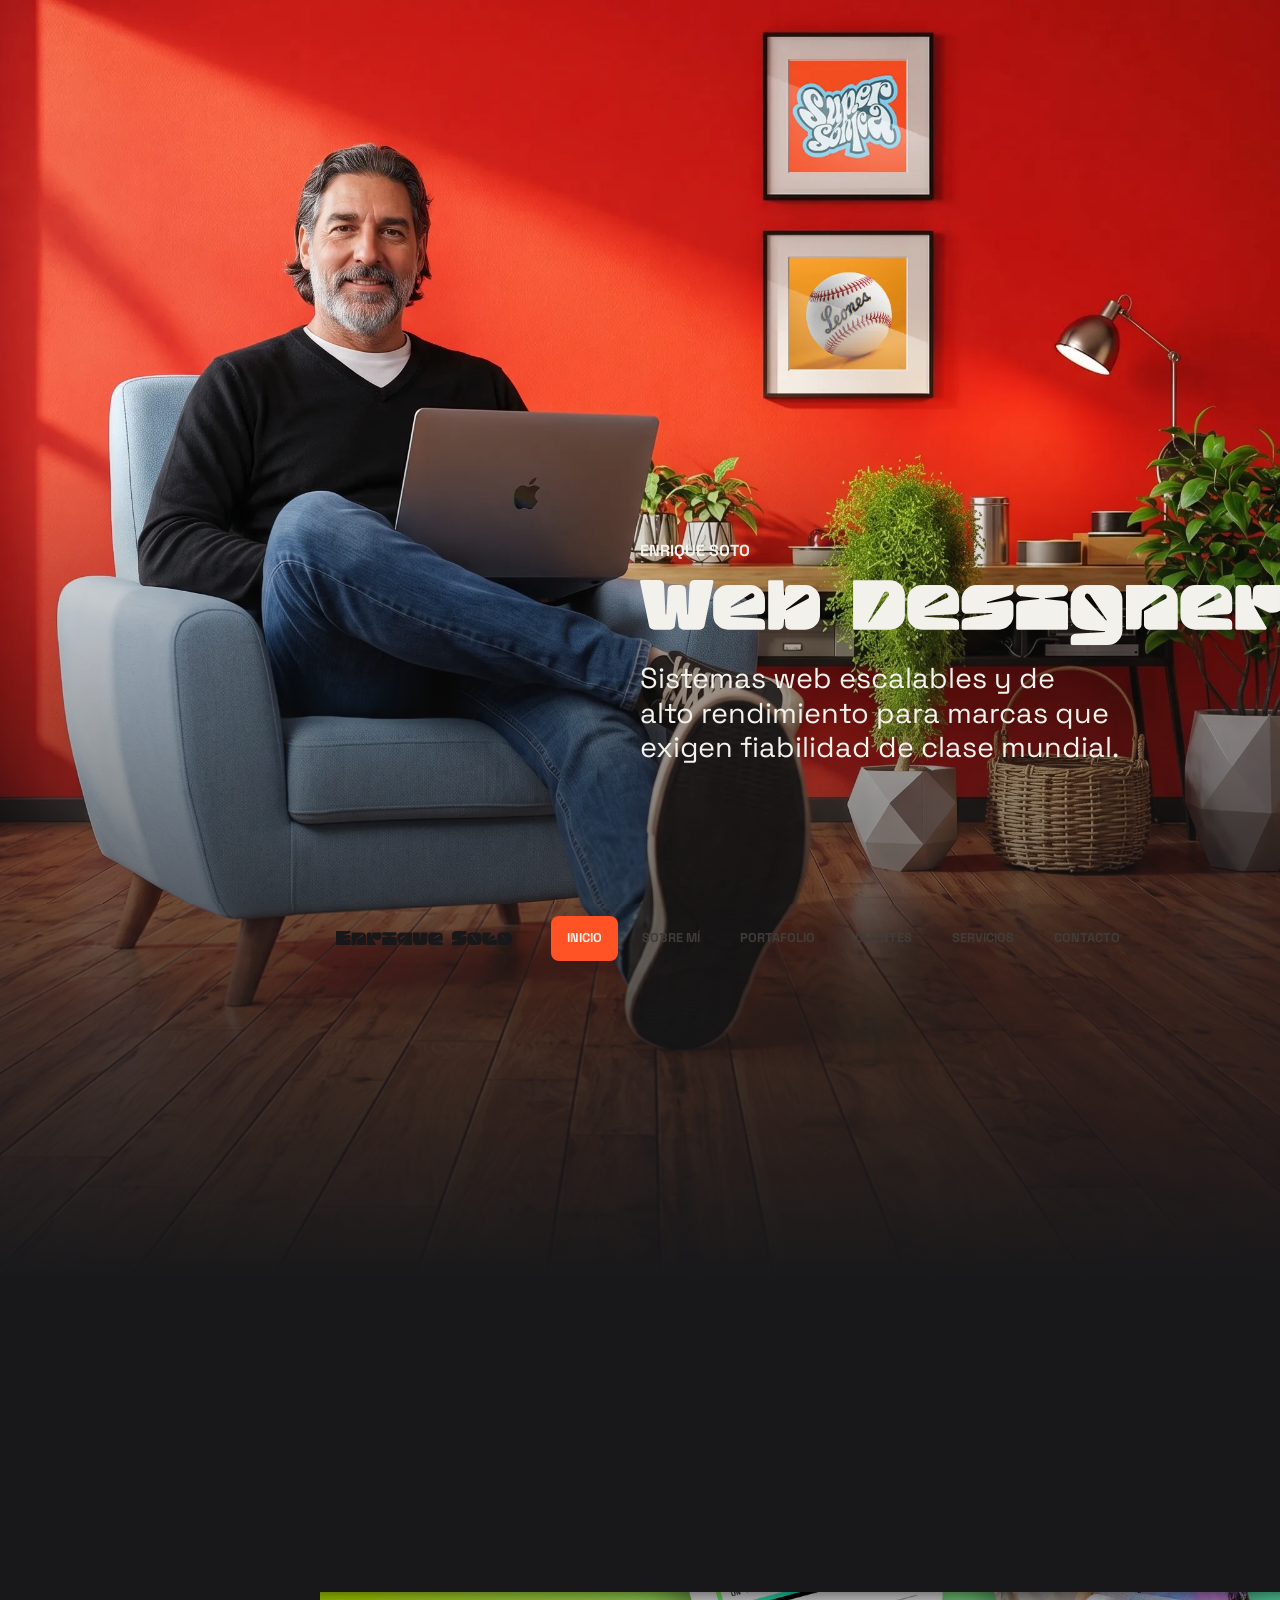
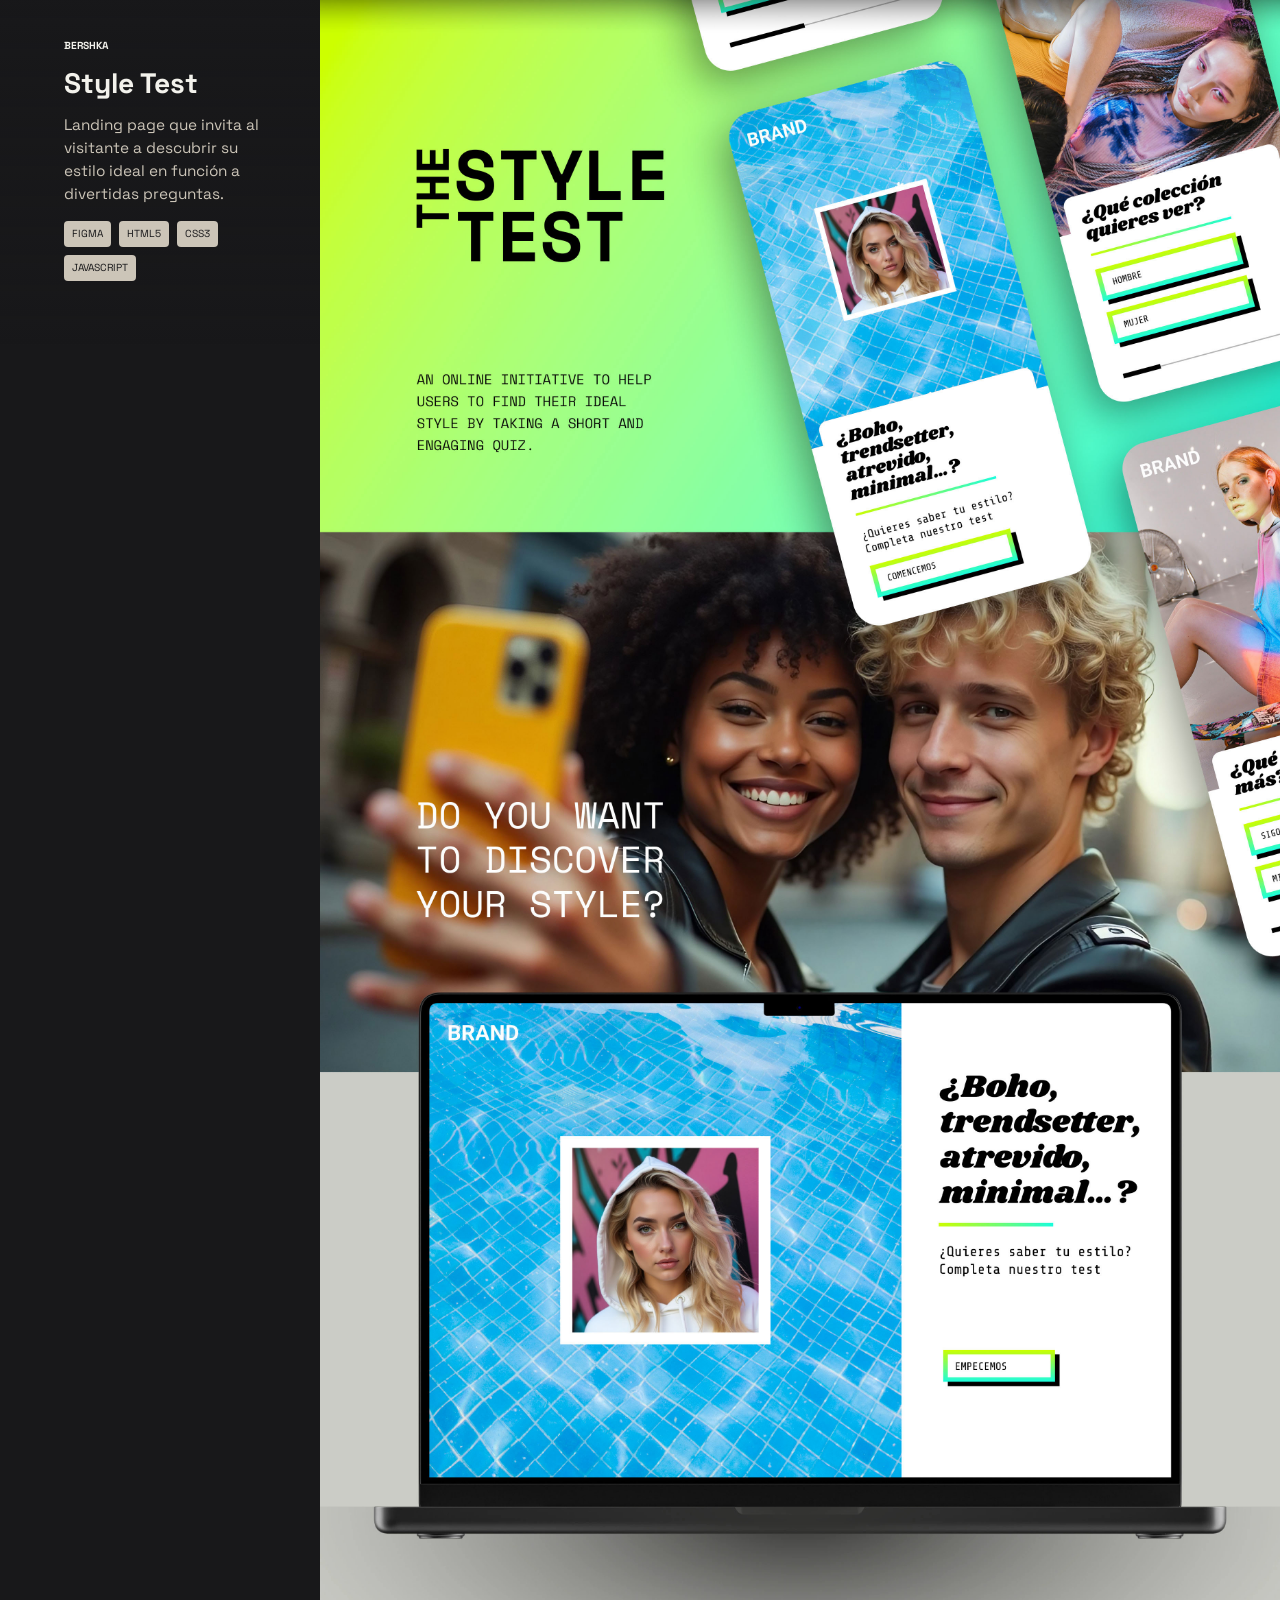
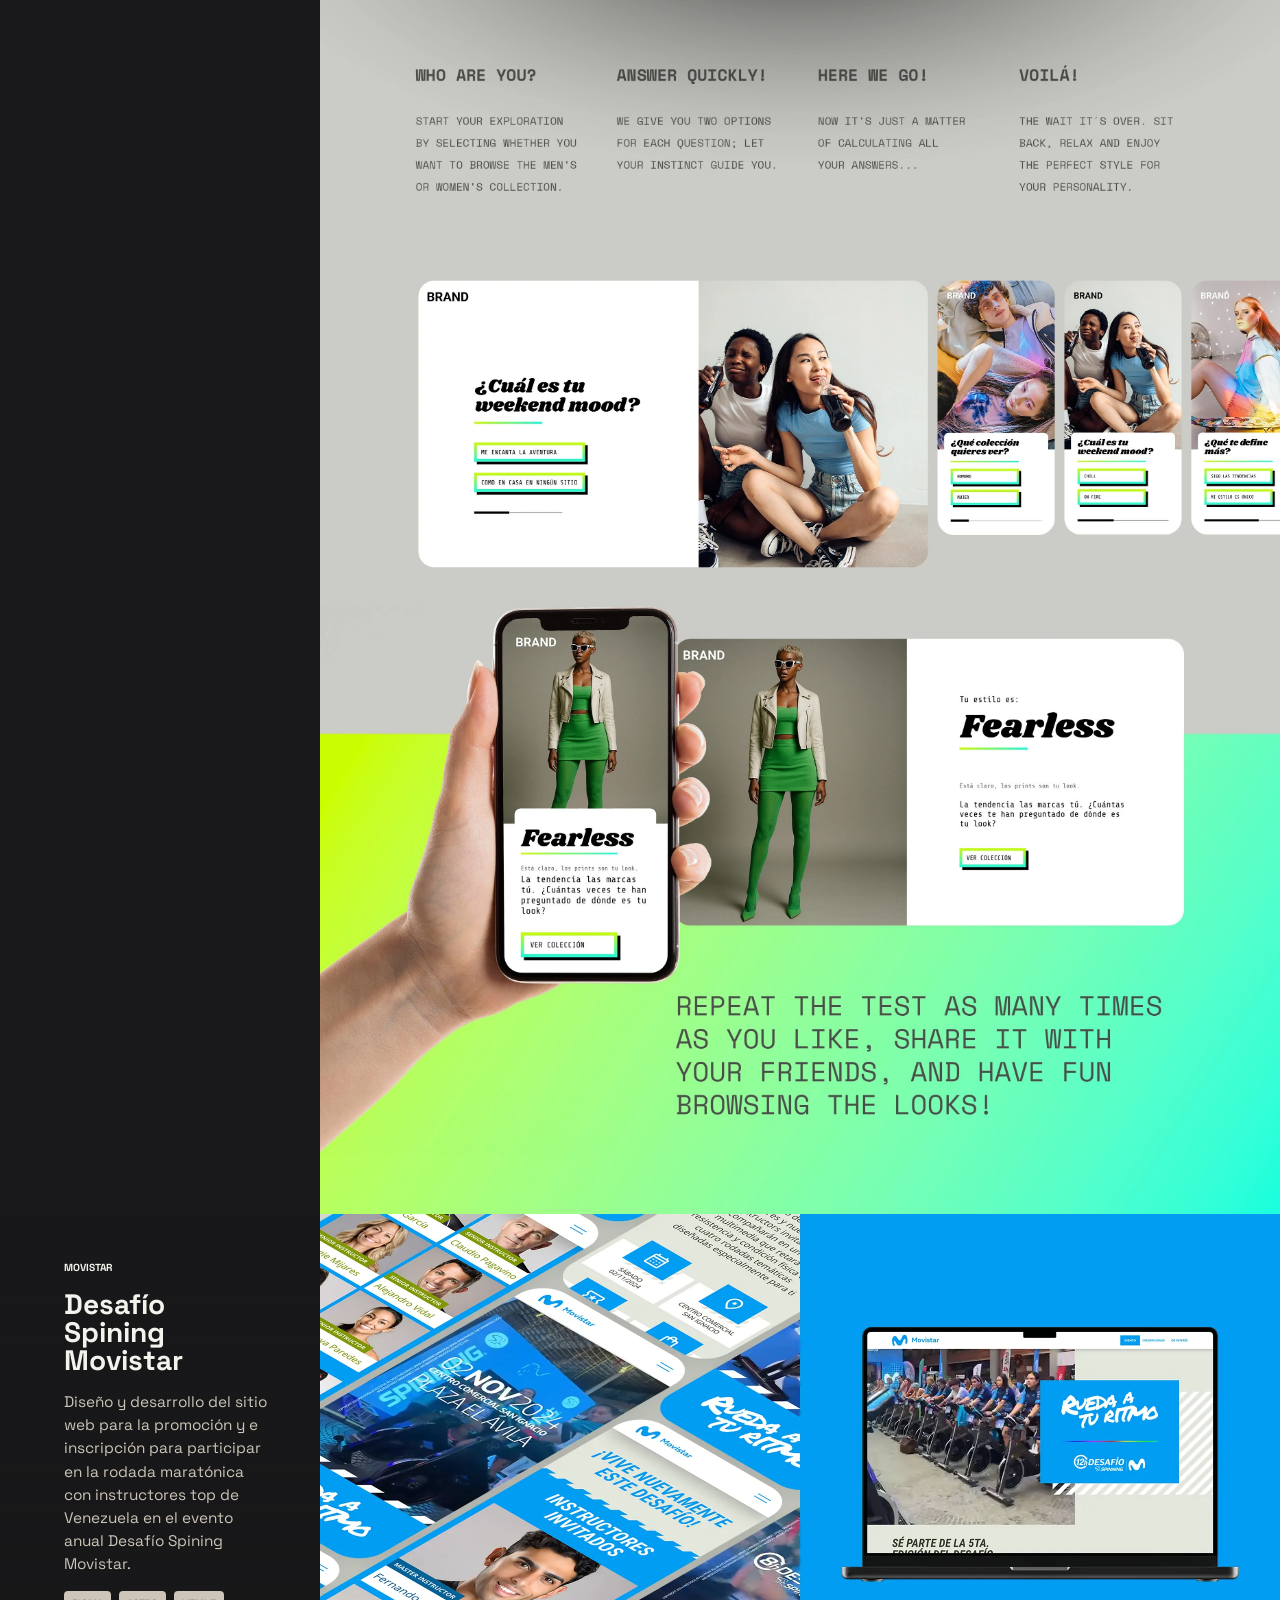
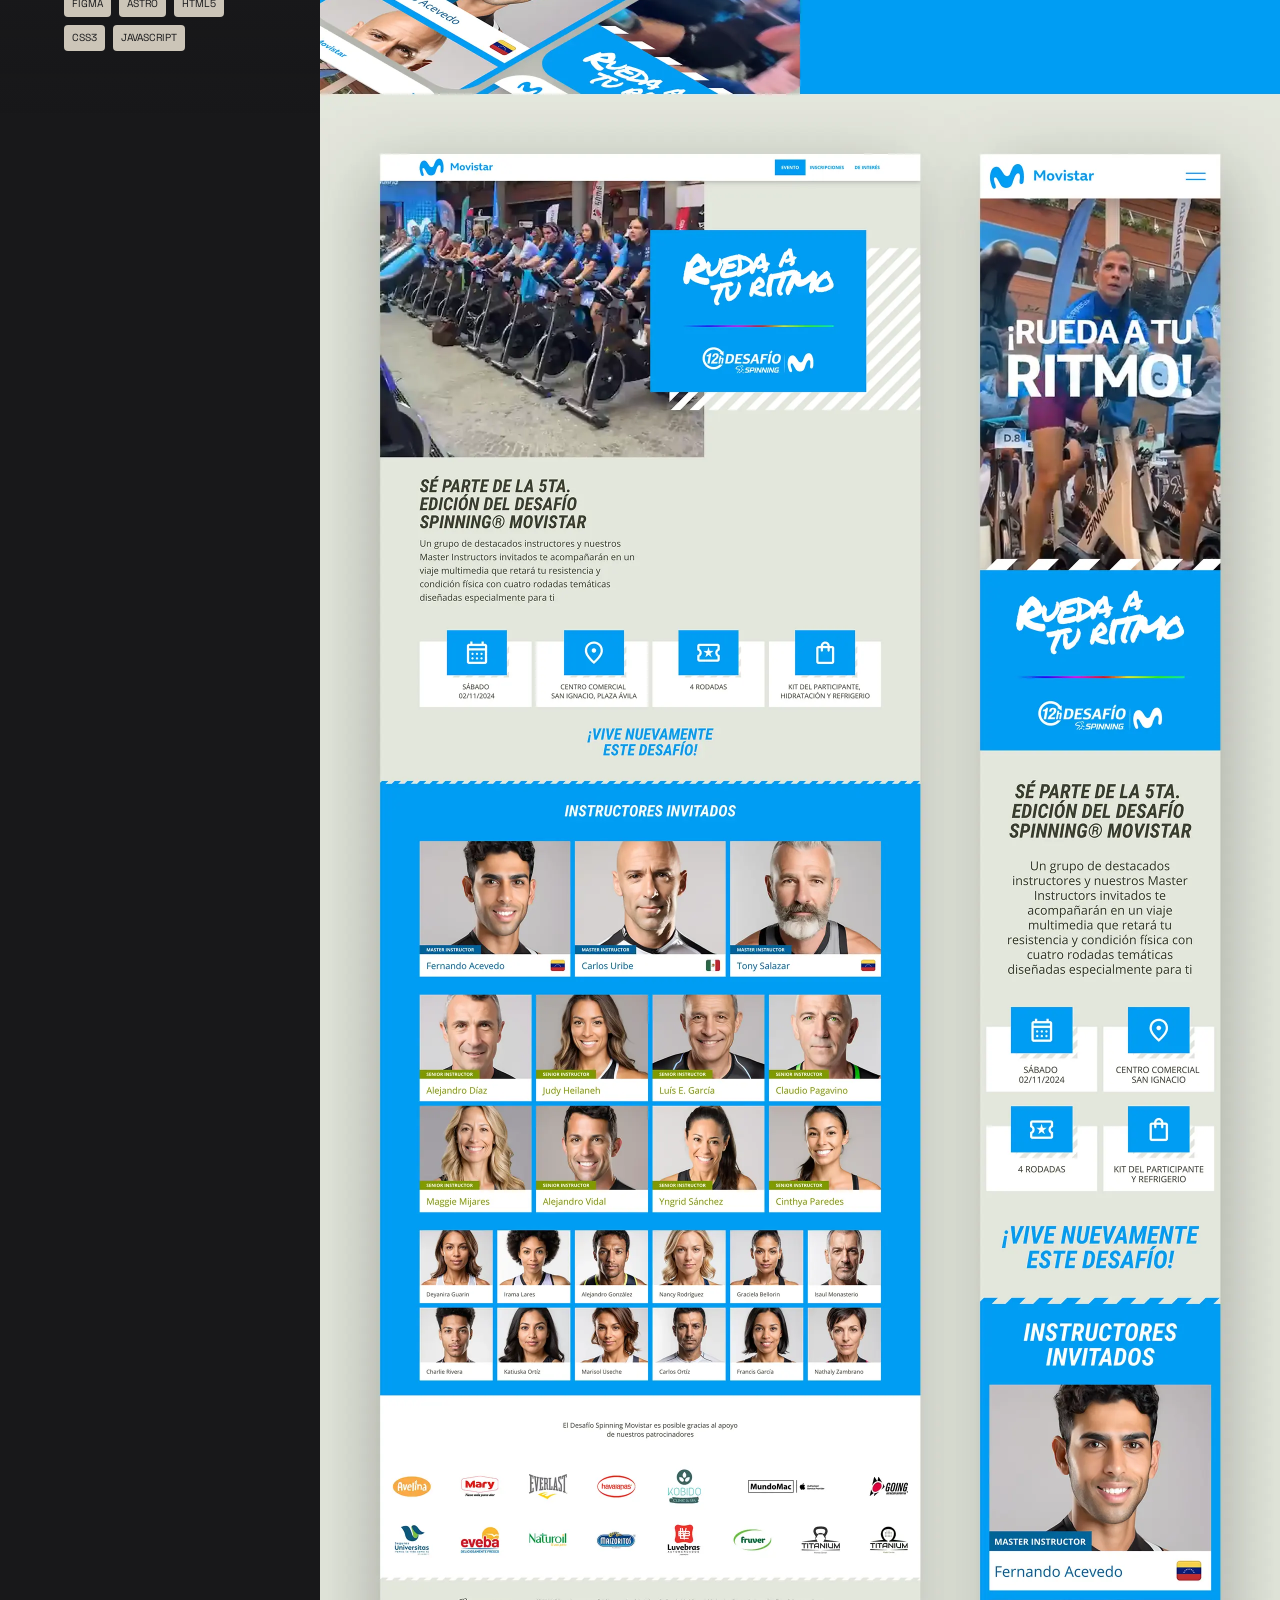
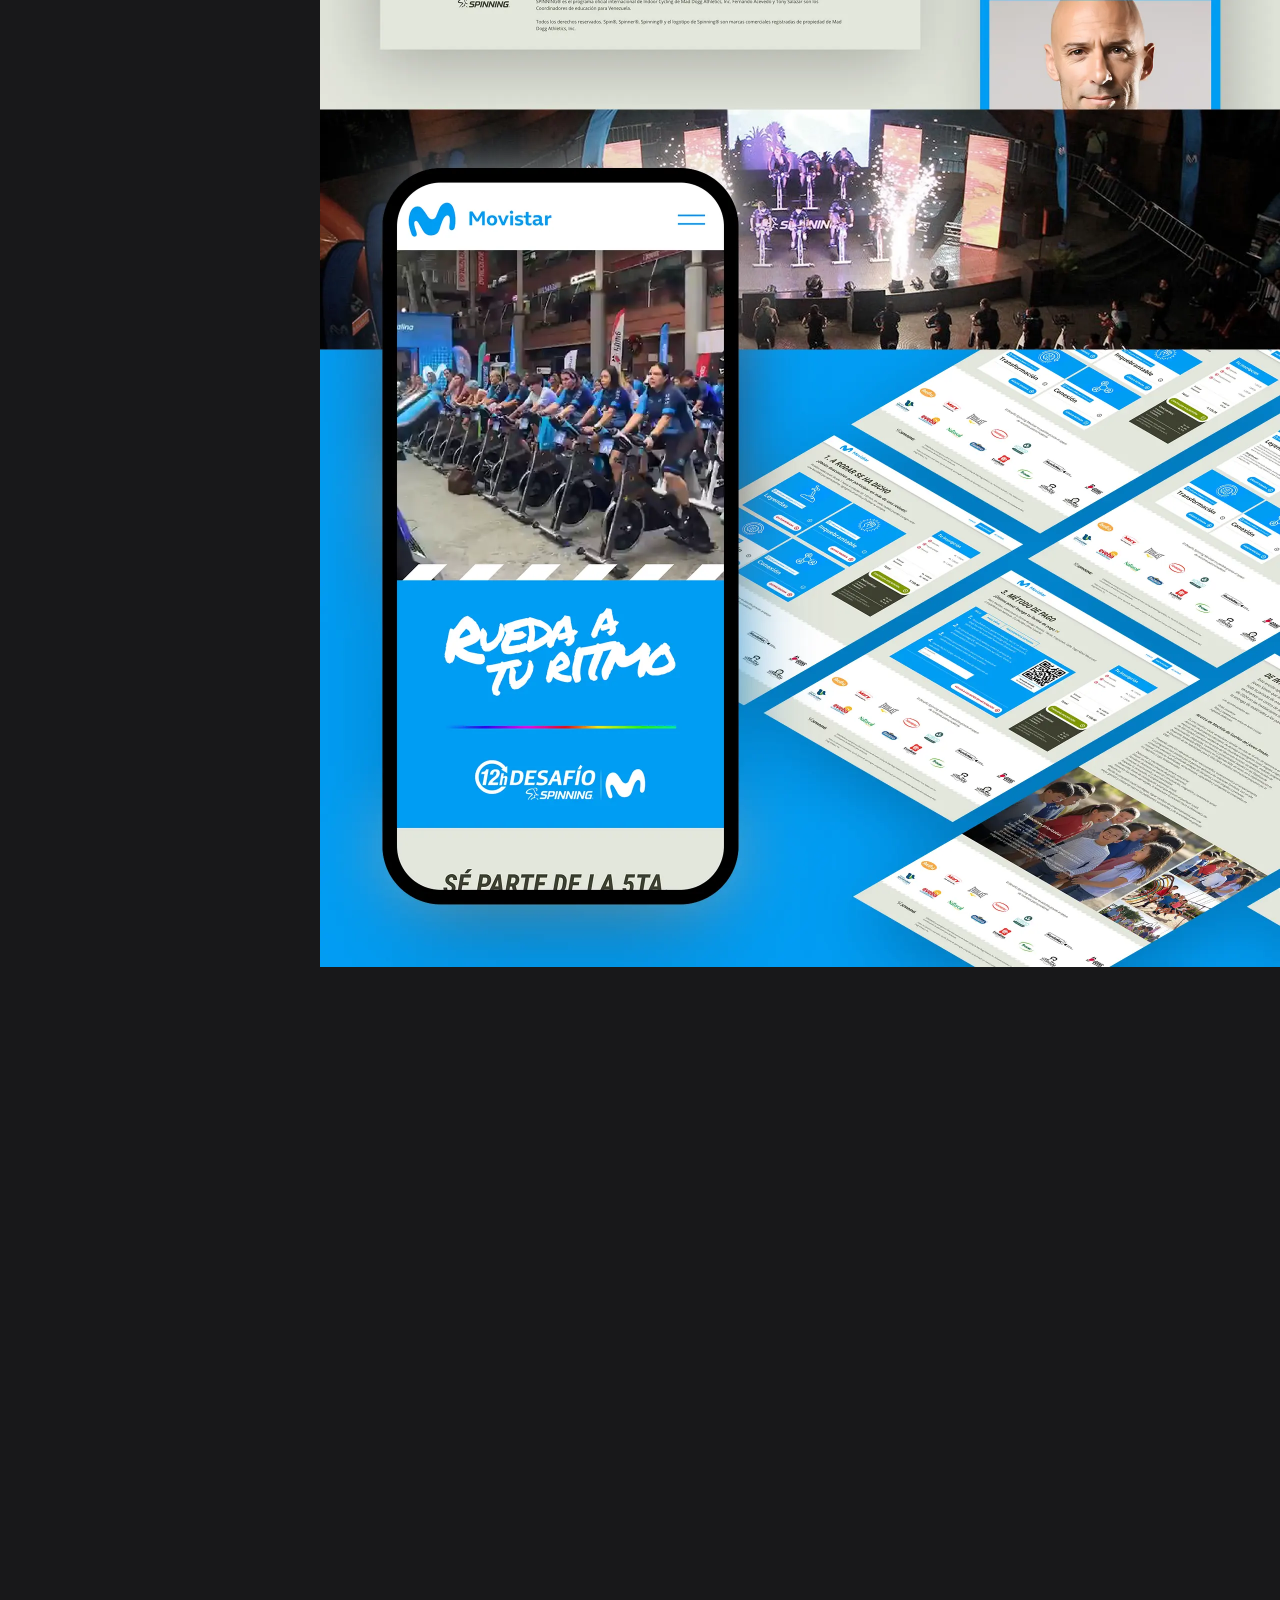
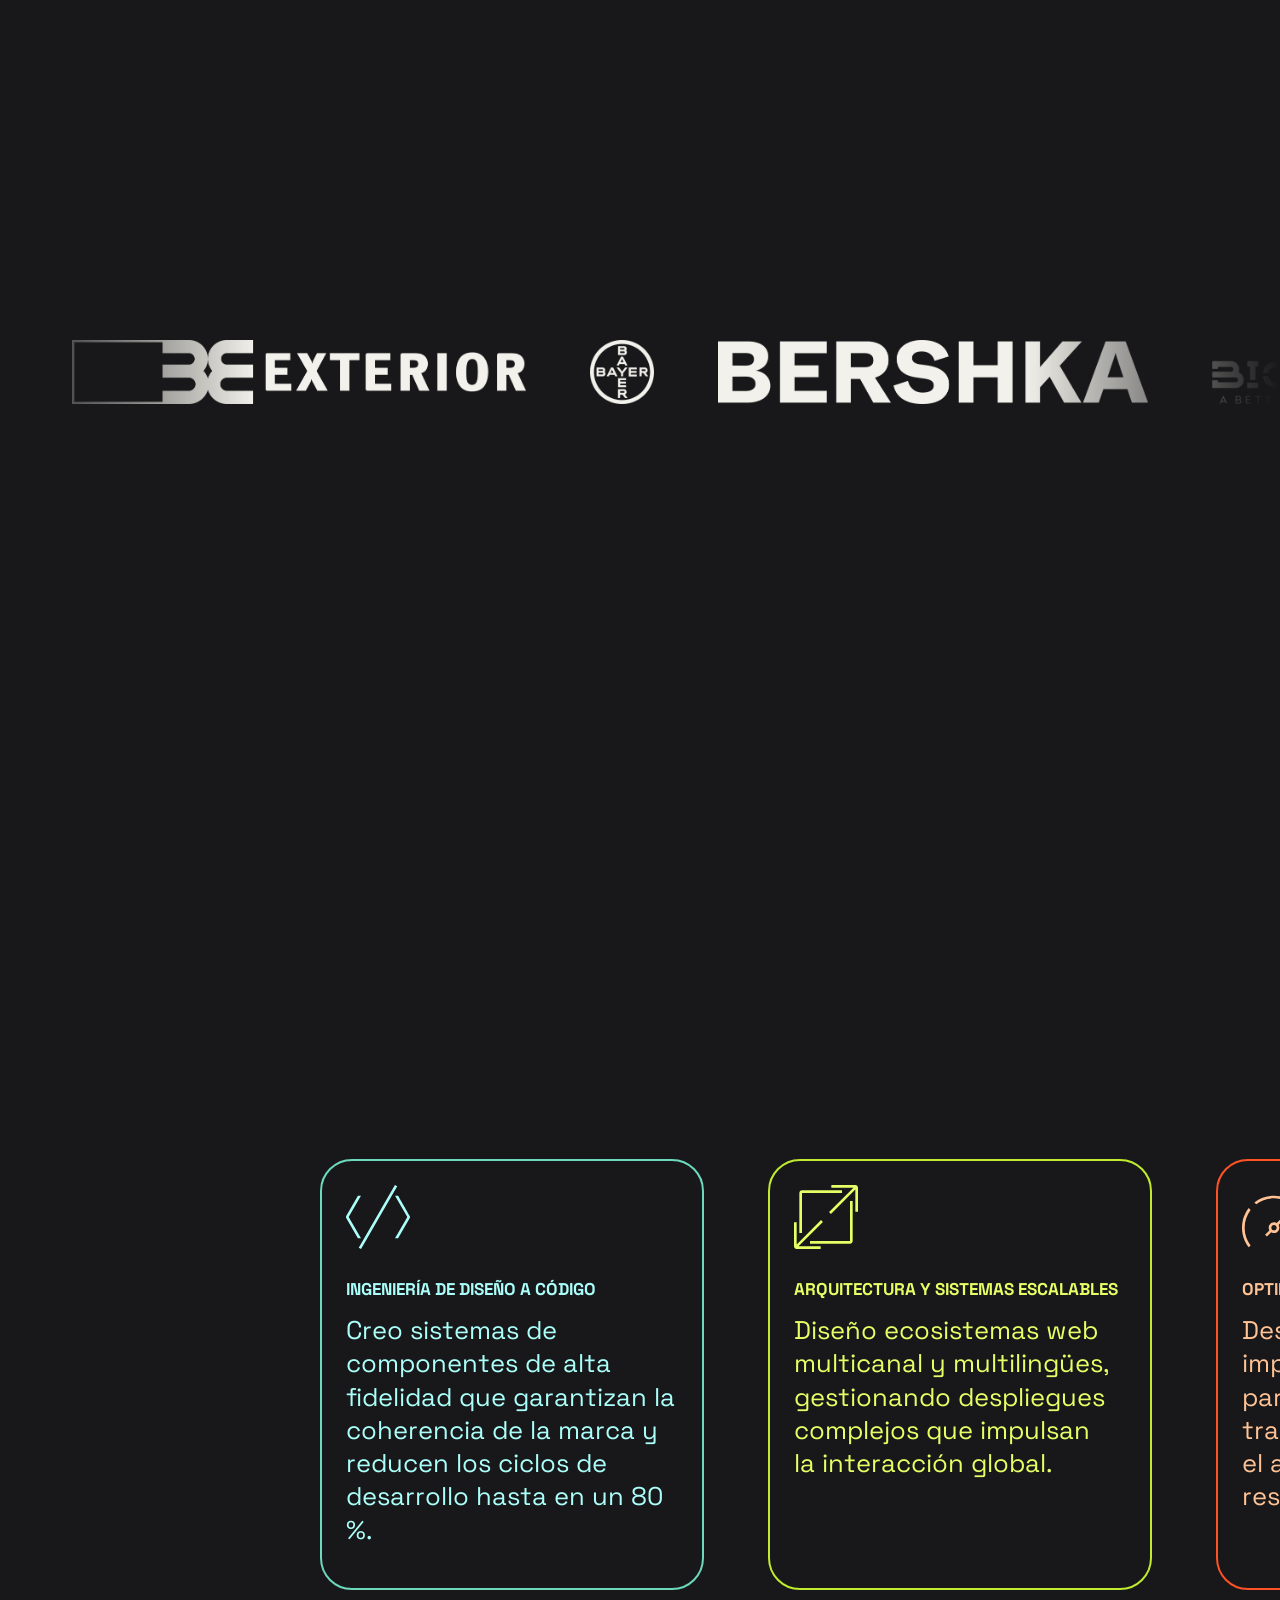
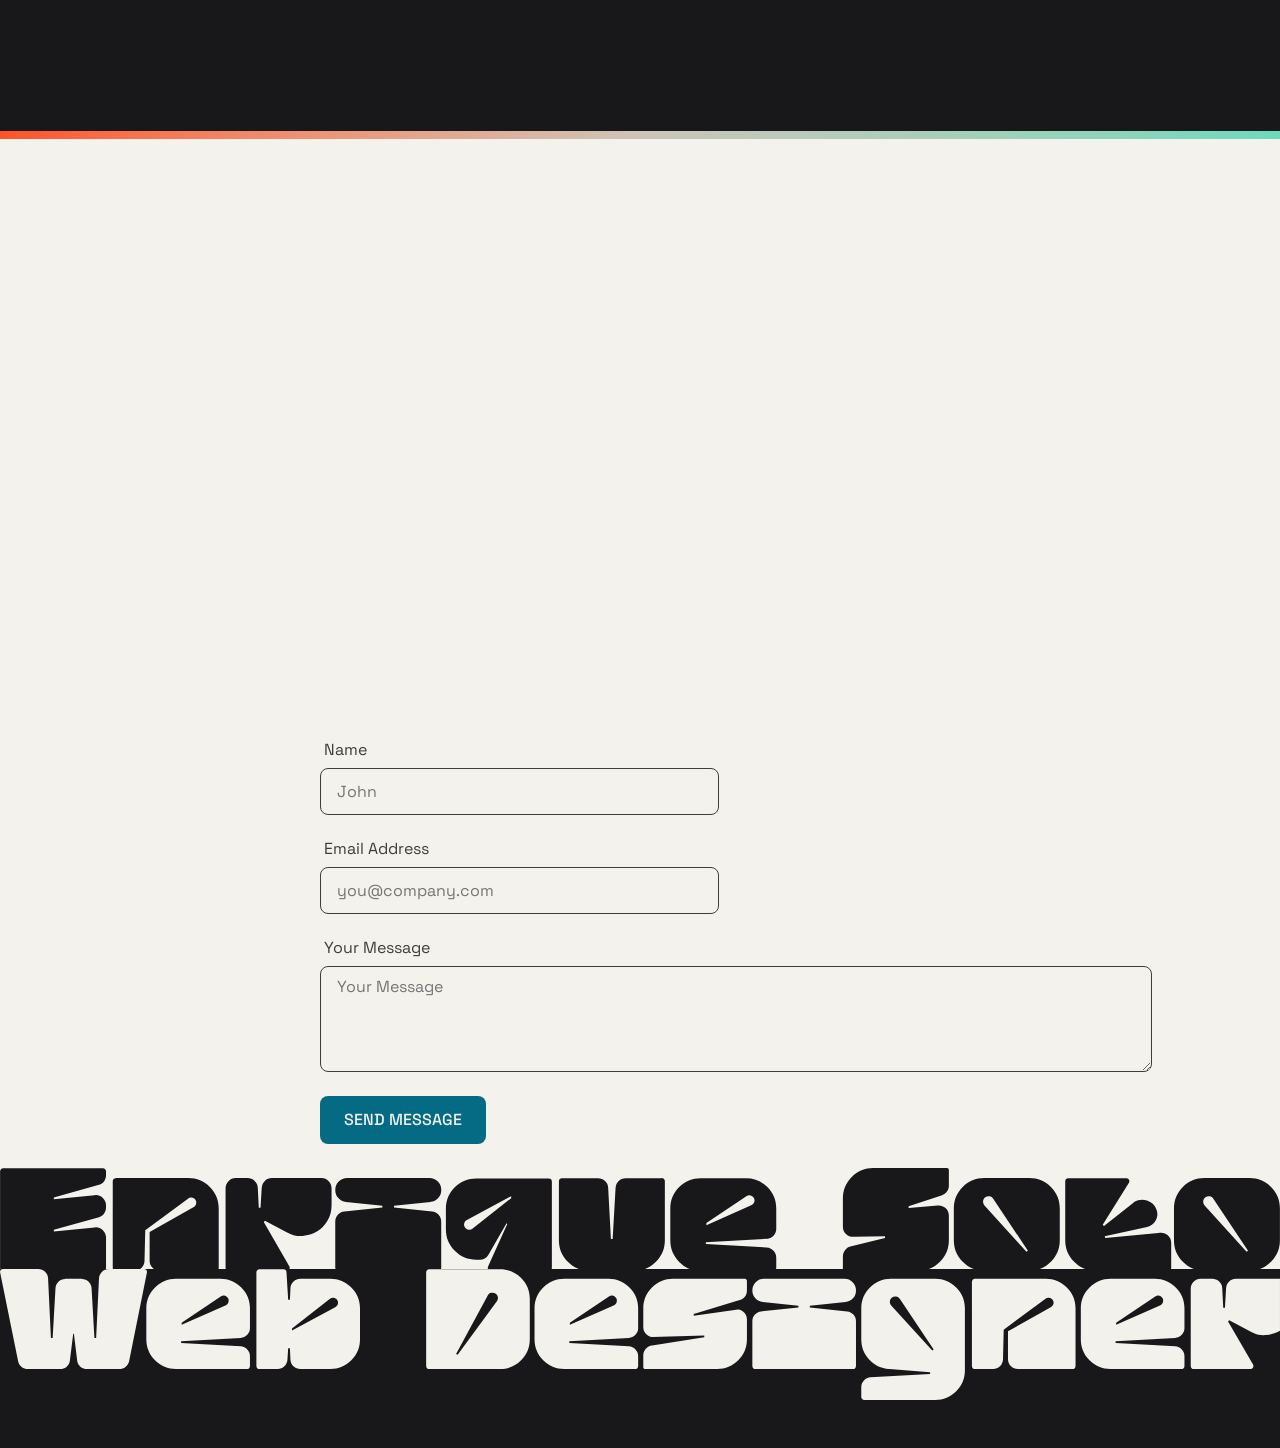
<file: index.html>
<!DOCTYPE html>
<html lang="es">

<head>
    <!-- Google tag (gtag.js) -->
    <script async src="https://www.googletagmanager.com/gtag/js?id=G-H3DV85DW6Y"></script>
    <script>
        window.dataLayer = window.dataLayer || [];
        function gtag() { dataLayer.push(arguments); }
        gtag('js', new Date());

        gtag('config', 'G-H3DV85DW6Y');
    </script>

    <meta charset="UTF-8">
    <meta name="viewport" content="width=device-width, initial-scale=1.0">
    <title>Enrique Soto | Web Designer</title>

    <link rel="preconnect" href="https://fonts.googleapis.com">
    <link rel="preconnect" href="https://fonts.gstatic.com" crossorigin>
    <link href="https://fonts.googleapis.com/css2?family=Space+Grotesk:wght@300..700&display=swap" rel="stylesheet">

    <link rel="stylesheet" href="./style.css?t=20260706135000">

    <meta property="og:title" content="Enrique Soto | Web Designer">
    <meta property="og:type" content="website" />
    <meta property="og:description" content="Experiencia en diseño y desarrollo web con enfoque en resultados reales">
    <meta property="og:image" content="https://kikesoy.github.io/assets/cover-8-d.webp?t=20260706135000">
    <meta property="og:url" content="https://kikesoy.github.io/">
    <meta name="twitter:title" content="Enrique Soto | Web Designer">
    <meta name="twitter:description" content="Experiencia en diseño y desarrollo web con enfoque en resultados reales">
    <meta name="twitter:image" content="https://kikesoy.github.io/assets/cover-8-d.webp?t=20260706135000">
    <meta name="twitter:card" content="summary_large_image">
</head>

<body>

    <section class="landing__cover">
        <!-- <video autoplay muted loop>
            <source src="./assets/portafolio_video.mp4" type="video/mp4">
            Your browser does not support the video tag.
        </video> -->
        <picture class="cover__asset">
            <source media="(min-width:768px)" srcset="./assets/cover-8-d.webp?t=20260706135000">
            <img src="./assets/cover-8-m.webp?t=20260706135000" alt="">
        </picture>
    </section>

    <section class="section__container section__container--cover watch" id="sectionCover" data-naming="Inicio">
        <header class="section__header">
            <h2 class="elem__text text__elem--cover-name">Enrique Soto</h2>

            <picture class="cover__media">
                <source media="(min-width:768px)" srcset="./assets/text-web-designer-h.svg">
                <img src="./assets/text-web-designer-v.svg" alt="">
            </picture>

            <p class="elem__text elem__text--cover-info">
                Sistemas web escalables y de alto
                rendimiento para marcas que exigen fiabilidad de clase mundial.
            </p>
        </header>
    </section>

    <main class="landing__main">
        <!-- COVER -->

        <!-- ABOUT ME -->
        <section class="section__container section__container--about watch" id="sectionAbout" data-naming="Sobre mí">
            <header class="section__header">
                <h2 class="elem__text elem__text--section-title">
                    Conecto la visión creativa con la ejecución técnica.
                </h2>
                <p class="elem__text">
                    Con más de 15 años de experiencia en la intersección del diseño y la ingeniería front-end, mi
                    trayectoria profesional se define por transformar la deuda
                    técnica compleja en infraestructura optimizada y reutilizable que acelera la salida al mercado.
                </p>
                <p class="elem__text">
                    Seas una startup desarrollando tu producto principal o una empresa que gestiona ecosistemas
                    multimercado, actúo como el pilar técnico que garantiza que tus productos digitales sean tan
                    escalables como atractivos.
                </p>
            </header>
        </section>


        <!-- PORTFOLIO -->
        <section class="section__container section__container--portafolio watch" id="sectionPortfolio"
            data-naming="Portafolio">
            <article class="portfolio__slide">
                <aside class="portfolio__info">
                    <header class="portfolio__header">
                        <h3 class="text__portfolio text__portfolio--name">Bershka</h3>
                        <h2 class="text__portfolio text__portfolio--project">Style Test</h2>

                        <p class="text__portfolio text__portfolio--info hide--mobile">Landing page que invita al
                            visitante a descubrir su estilo ideal en función a divertidas preguntas.</p>

                        <ul class="tags__list hide--mobile">
                            <li class="tag__item">Figma</li>
                            <li class="tag__item">HTML5</li>
                            <li class="tag__item">CSS3</li>
                            <li class="tag__item">JavaScript</li>
                        </ul>
                    </header>


                </aside>

                <aside class="portfolio__assets">
                    <header class="portfolio__header hide--desktop">
                        <p class="text__portfolio text__portfolio--info">Landing page que invita al visitante a descubir
                            su estilo ideal en función a divertidas preguntas.</p>
                        <ul class="tags__list">
                            <li class="tag__item">Figma</li>
                            <li class="tag__item">HTML5</li>
                            <li class="tag__item">CSS3</li>
                            <li class="tag__item">JavaScript</li>
                        </ul>
                    </header>


                    <img src="./assets/project-bershka-style-test-01.jpg" alt="">
                    <img src="./assets/project-bershka-style-test-02.jpg" alt="">
                </aside>
            </article>

            <article class="portfolio__slide">
                <aside class="portfolio__info">
                    <header class="portfolio__header">
                        <h3 class="text__portfolio text__portfolio--name">Movistar</h3>
                        <h2 class="text__portfolio text__portfolio--project">Desafío Spining Movistar</h2>

                        <p class="text__portfolio text__portfolio--info hide--mobile">Diseño y desarrollo del sitio web
                            para la promoción y e inscripción para participar en la rodada maratónica con instructores
                            top de Venezuela en el evento anual Desafío Spining Movistar.</p>

                        <ul class="tags__list hide--mobile">
                            <li class="tag__item">Figma</li>
                            <li class="tag__item">Astro</li>
                            <li class="tag__item">HTML5</li>
                            <li class="tag__item">CSS3</li>
                            <li class="tag__item">JavaScript</li>
                        </ul>
                    </header>
                </aside>

                <aside class="portfolio__assets">
                    <header class="portfolio__header hide--desktop">
                        <p class="text__portfolio text__portfolio--info">Diseño y desarrollo del sitio web para la
                            promoción y e inscripción para participar en la rodada maratónica con instructores top de
                            Venezuela en el evento anual Desafío Spining Movistar.</p>

                        <ul class="tags__list">
                            <li class="tag__item">Figma</li>
                            <li class="tag__item">Astro</li>
                            <li class="tag__item">HTML5</li>
                            <li class="tag__item">CSS3</li>
                            <li class="tag__item">JavaScript</li>
                        </ul>
                    </header>

                    <picture class="portfolio__media">
                        <source media="(min-width:768px)" srcset="./assets/project-movistar-d.webp?t=20260706135000">
                        <img src="./assets/project-movistar.webp?t=20260706135000"
                            alt="Website Desafío Spining Movistar">
                    </picture>

                </aside>
            </article>

        </section>


        <section class="section__container section__container--customers watch" id="sectionCustomers"
            data-naming="Clientes">
            <header class="section__header">
                <h2 class="elem__text elem__text--section-title">Desde la primera idea hasta el lanzamiento final</h2>
                <p class="elem__text">Me involucro como un socio estratégico en tu proyecto. No solo creo sitios web
                    atractivos; construyo soluciones a medida que funcionan impecablemente, optimizadas para crecer y
                    convertir visitantes en clientes. He colaborado para marcas líderes como DirecTV, Colgate-Palmolive
                    o Bershka y
                    organizaciones de alto nivel, desde grandes bancos hasta equipos deportivos profesionales, lo que me
                    permite identificar oportunidades, anticipar problemáticas y entregar calidad bajo
                    cualquier estándar de exigencia.</p>
            </header>

            <!--logos de clientes-->

            <article class="marquee__container">
                <ul class="marquee__list">
                    <li class="marquee__item"><img src="./assets/client-banco-exterior.png" alt=""></li>
                    <li class="marquee__item"><img src="./assets/client-bayer.png" alt=""></li>
                    <li class="marquee__item"><img src="./assets/client-bershka.png" alt=""></li>
                    <li class="marquee__item"><img src="./assets/client-bigott.png" alt=""></li>
                    <li class="marquee__item"><img src="./assets/client-directv.png" alt=""></li>
                    <li class="marquee__item"><img src="./assets/client-mail-boxes-etc.png" alt=""></li>
                    <li class="marquee__item"><img src="./assets/client-polar.png" alt=""></li>
                    <li class="marquee__item"><img src="./assets/client-syngenta.png" alt=""></li>
                    <li class="marquee__item"><img src="./assets/client-unilever.png" alt=""></li>
                </ul>
                <ul class="marquee__list" aria-hidden="true">
                    <li class="marquee__item"><img src="./assets/client-banco-exterior.png" alt=""></li>
                    <li class="marquee__item"><img src="./assets/client-bayer.png" alt=""></li>
                    <li class="marquee__item"><img src="./assets/client-bershka.png" alt=""></li>
                    <li class="marquee__item"><img src="./assets/client-bigott.png" alt=""></li>
                    <li class="marquee__item"><img src="./assets/client-directv.png" alt=""></li>
                    <li class="marquee__item"><img src="./assets/client-mail-boxes-etc.png" alt=""></li>
                    <li class="marquee__item"><img src="./assets/client-polar.png" alt=""></li>
                    <li class="marquee__item"><img src="./assets/client-syngenta.png" alt=""></li>
                    <li class="marquee__item"><img src="./assets/client-unilever.png" alt=""></li>
                </ul>
            </article>
        </section>


        <!-- SERVICES -->
        <section class="section__container section__container--services watch" id="sectionServices"
            data-naming="Servicios">
            <header class="section__header">
                <h2 class="elem__text elem__text--section-title">A la medida de tus necesidades</h2>
                <p class="elem__text">Ya sea que necesites una landing page ultra rápida, una tienda online robusta y
                    autogestionable, o rediseñar la experiencia digital de tu empresa, te acompaño en cada etapa. Cada
                    desarrollo es único: interfaces claras, eficientes, humanas, listas para posicionar tu marca donde
                    merece estar.</p>
            </header>

            <!--card services-->

            <article class="slider__container">
                <ul class="slider__list slider__list--services">
                    <li class="slider__item">
                        <header class="slider__header">
                            <i class="icon slider__icon slider__icon--code"></i>
                            <h3 class="text__slider text__slider--title">Ingeniería de Diseño a Código</h3>
                        </header>
                        <p class="text__slider text__slider--description">Creo sistemas de
                            componentes de alta fidelidad que garantizan la coherencia de la marca y reducen los ciclos
                            de desarrollo hasta en un 80 %.</p>
                    </li>
                    <li class="slider__item">
                        <header class="slider__header">
                            <i class="icon slider__icon slider__icon--scalability"></i>
                            <h3 class="text__slider text__slider--title">Arquitectura y sistemas escalables</h3>
                        </header>
                        <p class="text__slider text__slider--description">Diseño ecosistemas web multicanal y
                            multilingües, gestionando despliegues complejos que impulsan la interacción global.</p>
                    </li>
                    <li class="slider__item">
                        <header class="slider__header">
                            <i class="icon slider__icon slider__icon--performance"></i>
                            <h3 class="text__slider text__slider--title">Optimización del rendimiento</h3>
                        </header>
                        <p class="text__slider text__slider--description">Desarrollo interfaces impecables optimizadas
                            para SEO y conversión, transformando el alto tráfico en resultados de alto valor.</p>
                    </li>
                    <li class="slider__item">
                        <header class="slider__header">
                            <i class="icon slider__icon slider__icon--stack"></i>
                            <h3 class="text__slider text__slider--title">Integración con tu stack tecnológico</h3>
                        </header>
                        <p class="text__slider text__slider--description">Conexión fluida entre la arquitectura
                            front-end y las API REST back-end, garantizando que tu producto sea robusto, accesible y
                            libre de mantenimiento.</p>
                    </li>
                </ul>
            </article>
        </section>


        <!-- NAVBAR -->
        <nav class="landing__navbar" id="navbar" role="navigation" aria-label="Landing navigation">
            <picture class="navbar__logo">
                <img src="./assets/text-name.svg" alt="Enrique Soto Logo">
            </picture>

            <ul class="navbar__list" id="navMenu"> </ul>

            <article class="navbar__toggle">
                <label for="navbarToggle" class="navbar__toggle--label">
                    <span class="navbar__toggle--label-section" id="labelSection"></span>
                    <div class="navbar__toggle--icons">
                        <div class="navbar__toggle--icons-wrapper">
                            <img src="./assets/icon-menu.svg" alt="" class="icon__menu">
                            <img src="./assets/icon-close.svg" alt="" class="icon__menu">
                        </div>
                    </div>
                </label>

                <input type="checkbox" name="navbarToggle" id="navbarToggle" class="navbar__toggle--input"
                    aria-expanded="false" aria-controls="navMenu" aria-label="Toggle navigation menu">
            </article>
        </nav>
    </main>


    <!-- FOOTER -->
    <footer class="landing__footer">
        <section class="section__container section__container--footer watch" id="sectionFooter" data-naming="Contacto">
            <header class="section__header">
                <h2 class="elem__text elem__text--section-title">¿Listo para escalar tu infraestructura digital? </h2>
                <p class="elem__text">Busco colaboraciones con organizaciones innovadoras que deseen profesionalizar sus
                    flujos de trabajo de desarrollo web. Analicemos cómo podemos estandarizar tus entregas, optimizar tu
                    rendimiento y construir un sistema que se adapte a tu crecimiento.</p>
            </header>
            <!--
            <form id="form" class="landing__form" action="https://api.web3forms.com/submit" method="POST">
                <input type="hidden" name="access_key" value="4b9d9932-d002-419e-a099-10dce4306d92">
                <input type="checkbox" name="botcheck" id="" style="display: none;">

                <input type="text" name="name" class="form__input" placeholder="Nombre" required>
                <input type="email" name="email" class="form__input" placeholder="Correo electrónico" required>
                <textarea name="message" class="form__textarea" placeholder="Mensaje" required></textarea>
                <button type="submit" class="button__cta">
                    <span>Enviar</span>
                </button>
            </form>
            -->


            <article class="form__container">
                <form action="https://api.web3forms.com/submit" method="POST" id="form"
                    class="form__elem needs-validation" novalidate>
                    <input type="hidden" name="access_key" value="4b9d9932-d002-419e-a099-10dce4306d92" />
                    <input type="hidden" name="subject" value="Contacto desde landing page" />
                    <input type="checkbox" name="botcheck" id="" style="display: none;" />


                    <div class="input__wrapper input__wrapper--name">
                        <label for="first_name"
                            class="input__label block mb-2 text-sm text-gray-600 dark:text-gray-400">
                            <span class="label__text">Name</span>

                            <span class="empty-feedback invalid-feedback text__alert">
                                Please provide your name.
                            </span>
                        </label>

                        <input type="text" name="name" id="first_name" placeholder="John" required autocomplete="name"
                            class="input__field input__field--text" />
                    </div>


                    <div class="input__wrapper input__wrapper--email">
                        <label for="email" class="input__label block mb-2 text-sm text-gray-600 dark:text-gray-400">
                            <span class="label__text">Email Address</span>

                            <span class="empty-feedback text__alert">
                                Please provide your email address.
                            </span>

                            <span class="invalid-feedback text__alert">
                                Please provide a valid email address.
                            </span>
                        </label>

                        <input type="email" name="email" id="email" placeholder="you@company.com" required
                            autocomplete="email" class="input__field input__field--email" />
                    </div>


                    <div class="input__wrapper input__wrapper--message">
                        <label for="message" class="input__label block mb-2 text-sm text-gray-600 dark:text-gray-400">
                            <span class="label__text">Your Message</span>

                            <span class="empty-feedback invalid-feedback text__alert">
                                Please enter your message.
                            </span>
                        </label>

                        <textarea rows="5" name="message" id="message" placeholder="Your Message"
                            class="input__field input__field--textarea" required></textarea>
                    </div>

                    <div class="input__wrapper">
                        <button type="submit" class="cta__button cta__button--submit">
                            Send Message
                        </button>
                    </div>

                    <div class="snackbar__elem" id="result"></div>
                </form>
            </article>

            <div class="footer__marquee">
                <img src="./assets/text-name.svg" alt="Enrique Soto"
                    class="footer__marquee--svg footer__marquee--svg-name">
                <img src="./assets/text-web-designer-h.svg" alt="Web Designer"
                    class="footer__marquee--svg footer__marquee--svg-title">
            </div>
        </section>
    </footer>

    <script>
        const FORM = document.getElementById('form');
        const BTN_SUBMIT = FORM.querySelector('button[type="submit"]');
        const NAVBAR = document.getElementById('navbar');
        const NAVBAR_TOGGLE = document.getElementById('navbarToggle');
        const NAVBAR_MENU = document.getElementById('navMenu');
        const SECTIONS = document.querySelectorAll('section.section__container');
        const LABEL_SECTION = document.getElementById('labelSection');
        const TEXT_ELEMS = document.querySelectorAll('.elem__text');
        let mobileBreakpoint = window.matchMedia('(max-width: 767px)');

        function isMobile(media) {
            return media.matches ? true : false;
        }


        /*
        function updateLabelSection() {
            const CHECKED = NAVBAR_TOGGLE.checked;

            const FIRST_SECTION = document.querySelector('section.section__container');
            const FIRST_SECTION_NAME = FIRST_SECTION.getAttribute('data-naming');
            LABEL_SECTION.textContent = FIRST_SECTION_NAME;
        }
        */

        // if(isMobile(mobileBreakpoint)) {
        //     NAVBAR_TOGGLE.addEventListener('change', updateLabelSection);
        // }


        // GENERATE NAV MENU
        SECTIONS.forEach(section => {
            const SECTION_NAME = section.getAttribute('data-naming');

            NAVBAR_MENU.innerHTML += `<li class="navbar__item navbar__item--${section.id}"><a href="#${section.id}" class="navbar__link" data-target="${section.id}">${SECTION_NAME}</a></li>`;
        });


        // MOBILE NAVBAR TOGGLE
        if (NAVBAR_TOGGLE) {

            NAVBAR_TOGGLE.addEventListener('change', (e) => {
                let IS_EXPANDED = e.target.checked;

                e.target.setAttribute('aria-expanded', IS_EXPANDED);

                if (IS_EXPANDED) {
                    NAVBAR.classList.add('expanded');
                } else {
                    NAVBAR.classList.remove('expanded');
                }
            });

            NAVBAR_MENU.addEventListener('click', (e) => {
                if (e.target.classList.contains('navbar__link')) {
                    NAVBAR.classList.remove('expanded');
                    NAVBAR_TOGGLE.setAttribute('aria-expanded', false);
                    NAVBAR_TOGGLE.checked = false;
                }
            });
        }


        // INTERSECTION OBSERVER
        function createObserver(element, callback, options) {
            const observer = new IntersectionObserver(callback, options);
            observer.observe(element);
        }


        function isIntersecting() {
            return function (entries) {
                entries.forEach(entry => {
                    const isIntersecting = entry.isIntersecting

                    entry.target.classList.toggle("intersecting", isIntersecting)
                })
            }
        }

        function observerSection() {
            return function (entries) {
                entries.forEach(entry => {
                    const isIntersecting = entry.isIntersecting

                    entry.target.classList.toggle("intersecting", isIntersecting)

                    // isIntersecting ? LABEL_SECTION.textContent = entry.target.dataset.naming : null;
                })
            }
        }

        const OPTIONS_NAVBAR = {
            root: null,
            rootMargin: '0px 0px -32px 0px',
            threshold: 0
        };

        const OPTIONS_SECTIONS = {
            root: null,
            rootMargin: '0px',
            threshold: 0
        };

        function menuSectionNaming(entries) {
            entries.forEach(entry => {
                if (entry.isIntersecting) {
                    LABEL_SECTION.textContent = entry.target.dataset.naming
                }
            });
        };

        const observerMenuSectionNaming = new IntersectionObserver(menuSectionNaming, {
            rootMargin: '-25% 0px -25% 0px',
            threshold: 0
        });


        function menuScrollSpy(entries) {
            entries.forEach(entry => {
                if (entry.isIntersecting) {
                    document.querySelectorAll('.navbar__link').forEach(link => {
                        link.classList.toggle('active', link.getAttribute('data-target') === entry.target.id);
                    });
                }
            });
        };

        const observerMenuScrollSpy = new IntersectionObserver(menuScrollSpy, {
            rootMargin: '-25% 0px -25% 0px',
            threshold: 0
        });


        // OBSERVERS
        createObserver(NAVBAR, isIntersecting(), OPTIONS_NAVBAR)


        SECTIONS.forEach(section => {
            createObserver(section, isIntersecting(), OPTIONS_SECTIONS)

            observerMenuScrollSpy.observe(section)

            if (isMobile(mobileBreakpoint)) {
                observerMenuSectionNaming.observe(section)
            }
        });


        TEXT_ELEMS.forEach(section => {
            createObserver(section, isIntersecting(), OPTIONS_SECTIONS)
        });

        mobileBreakpoint.addListener((e) => console.log(isMobile(e)))

    </script>

    <script src="./scripts-form.js?t=20260706135000" defer></script>
</body>

</html>
</file>
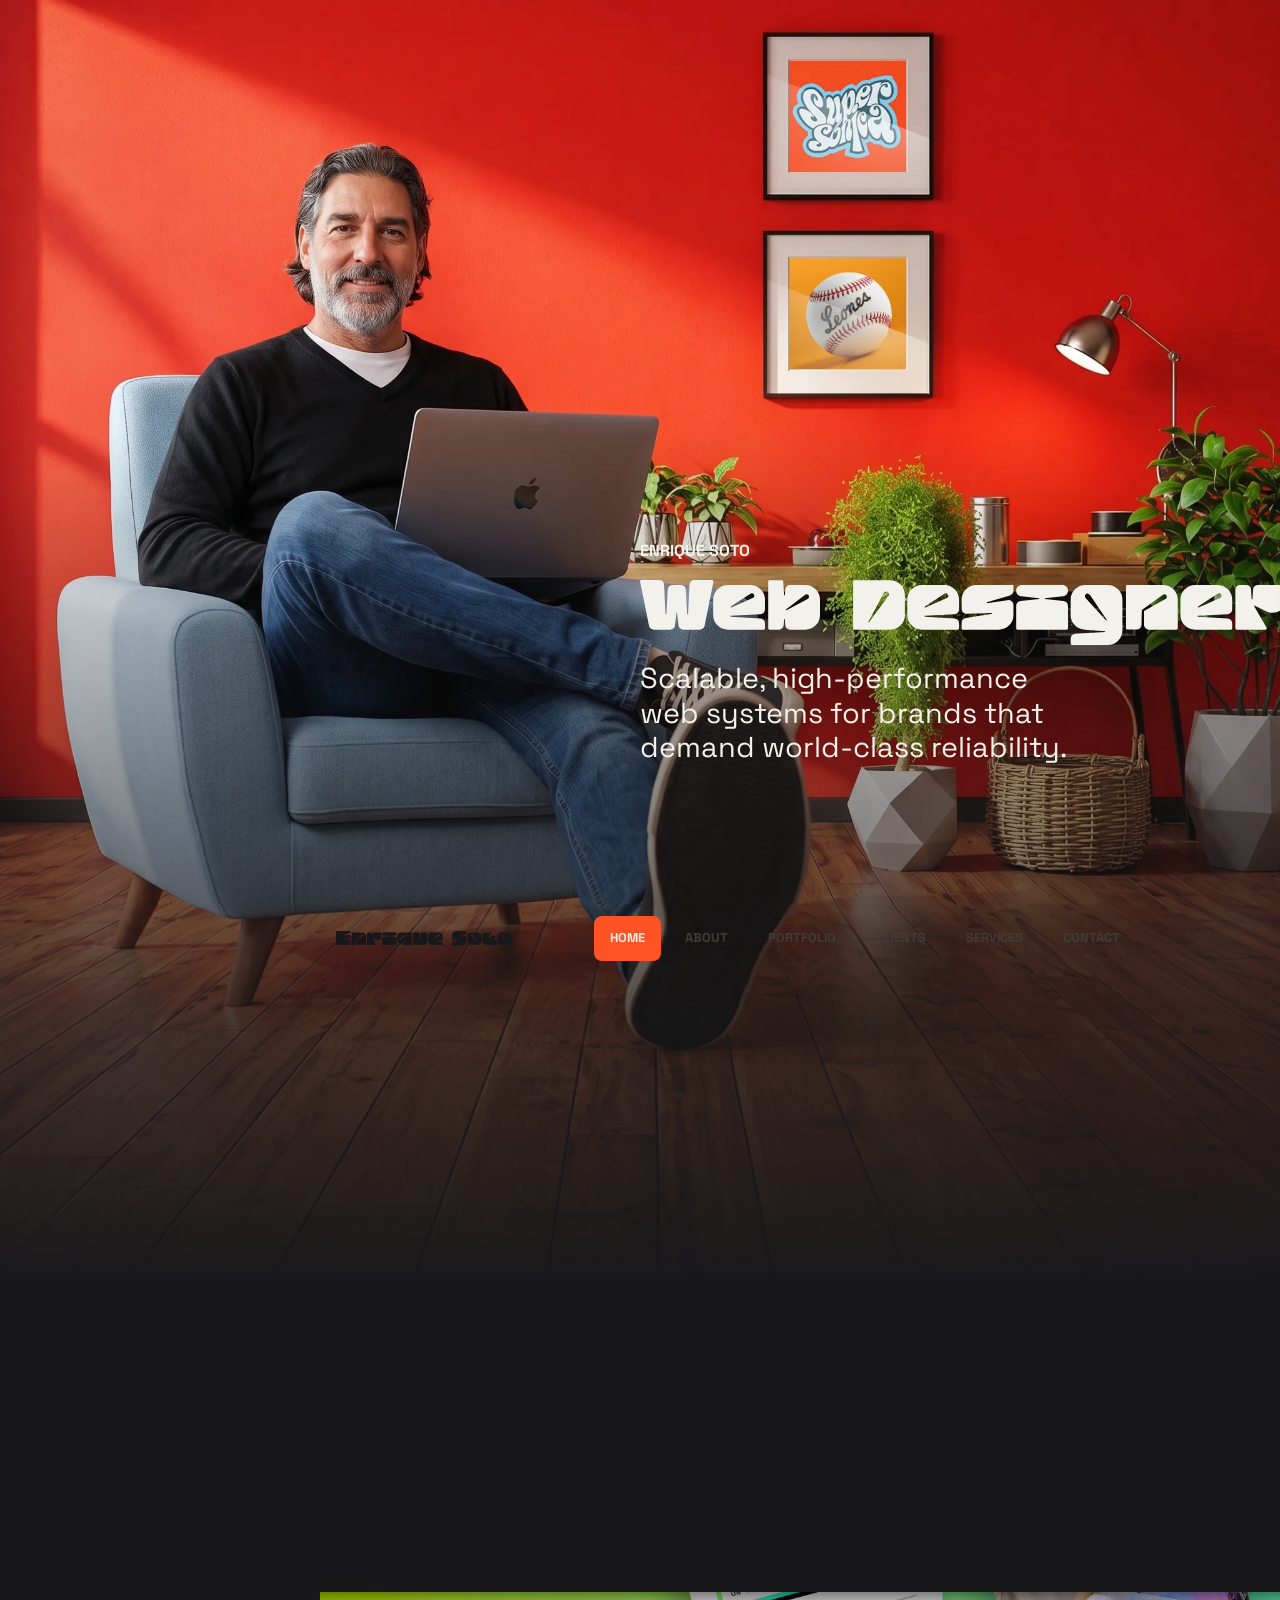
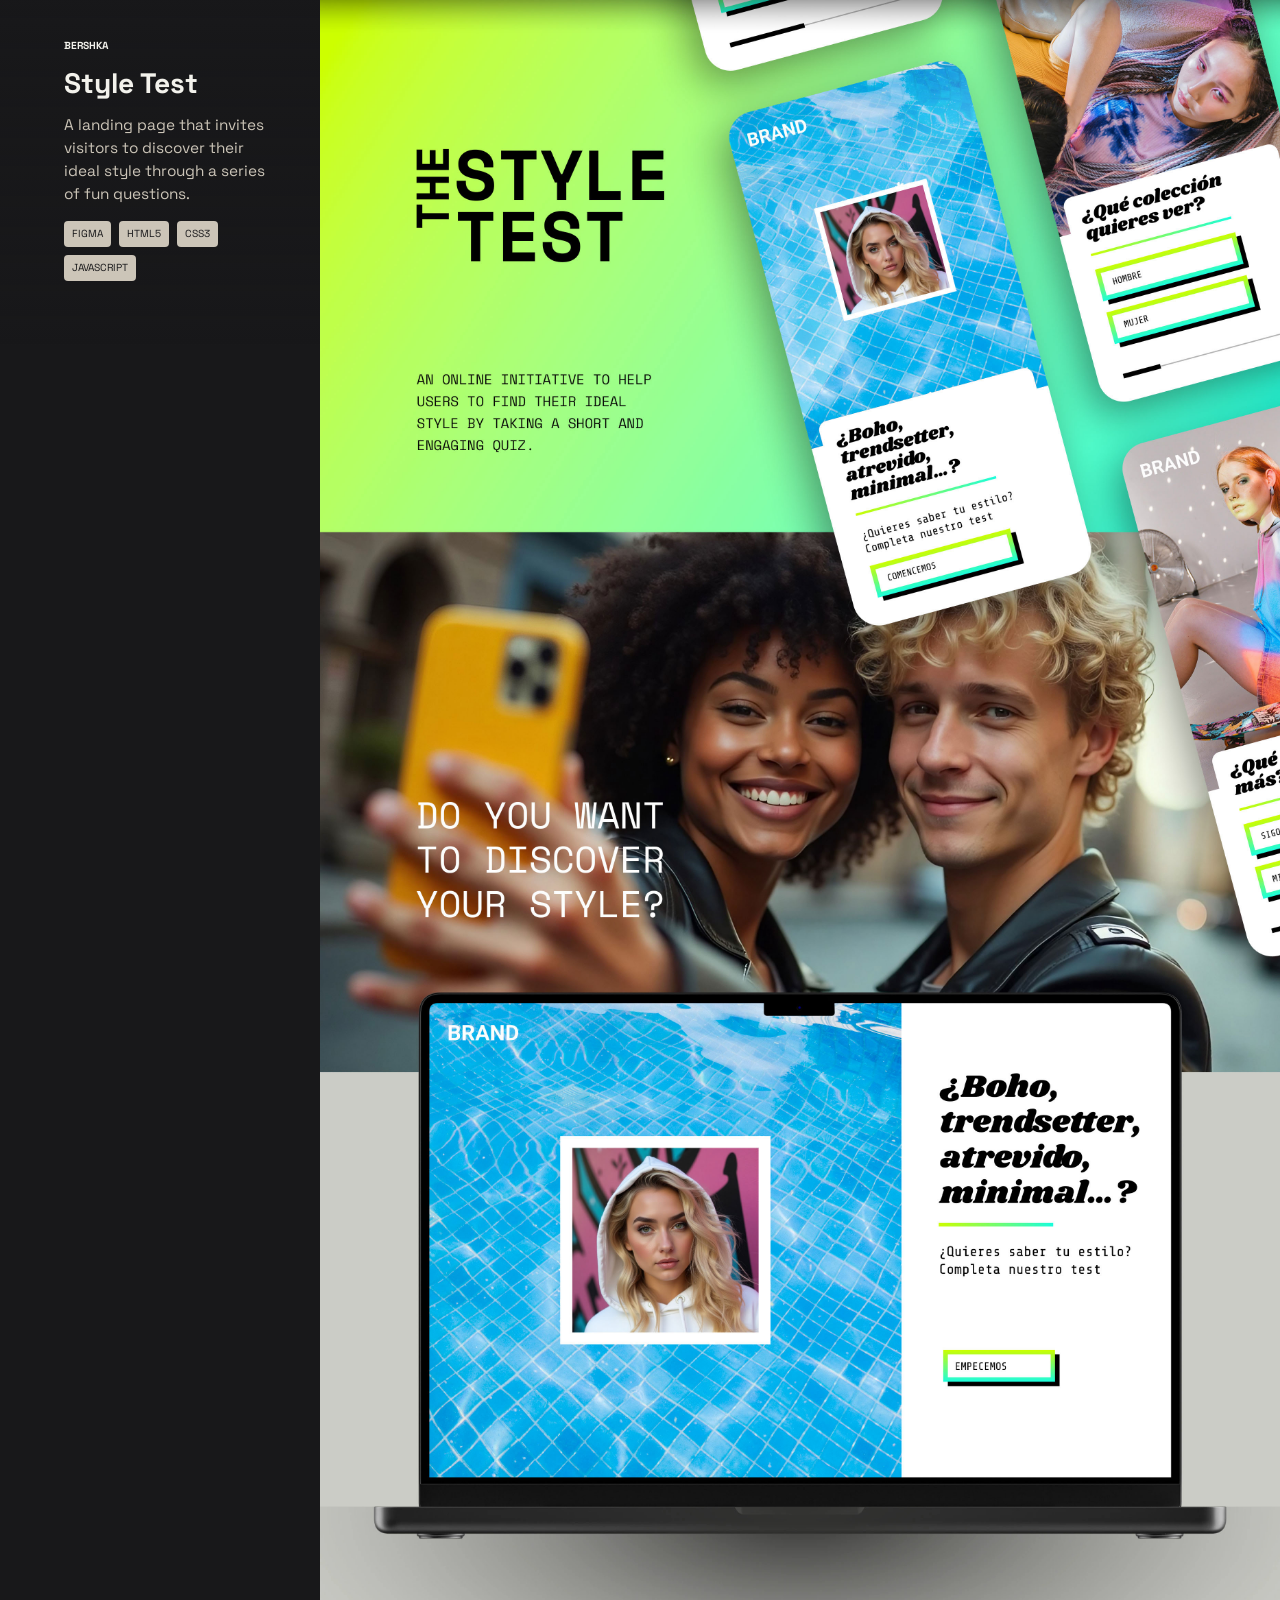
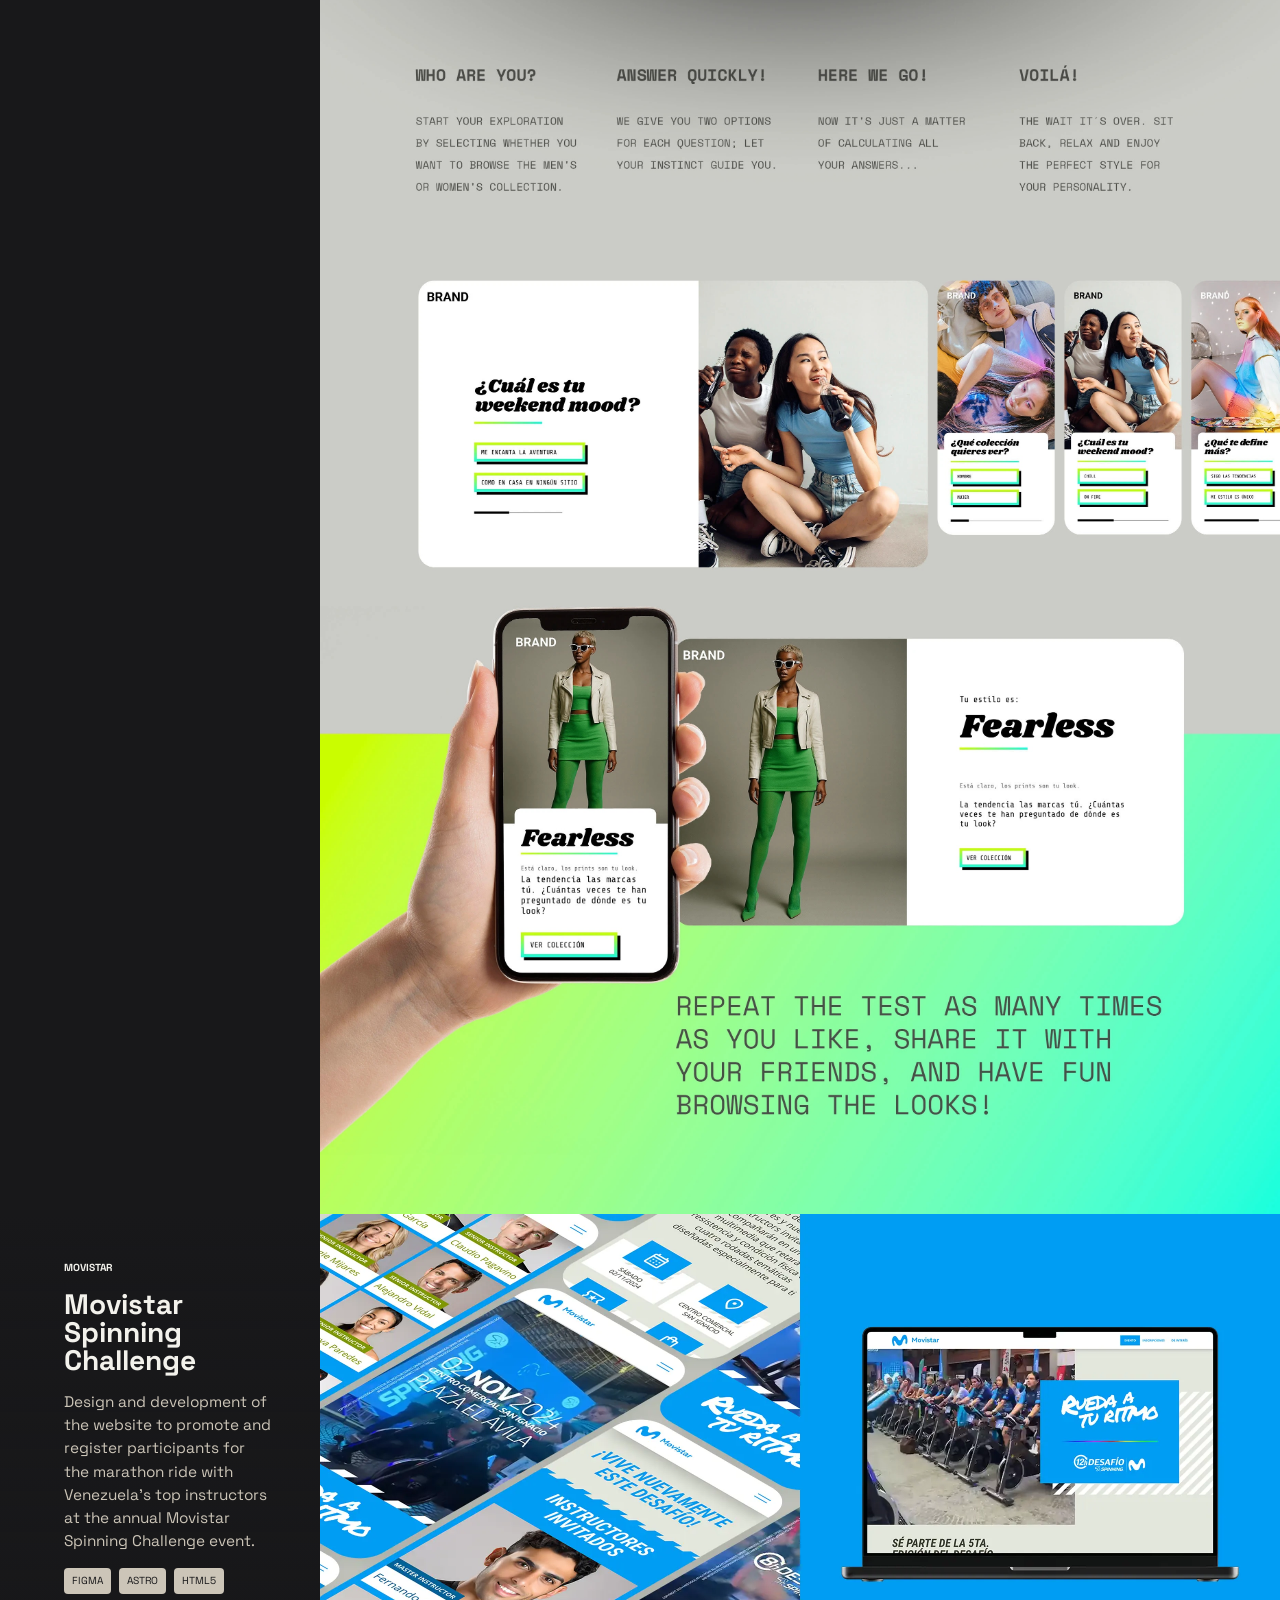
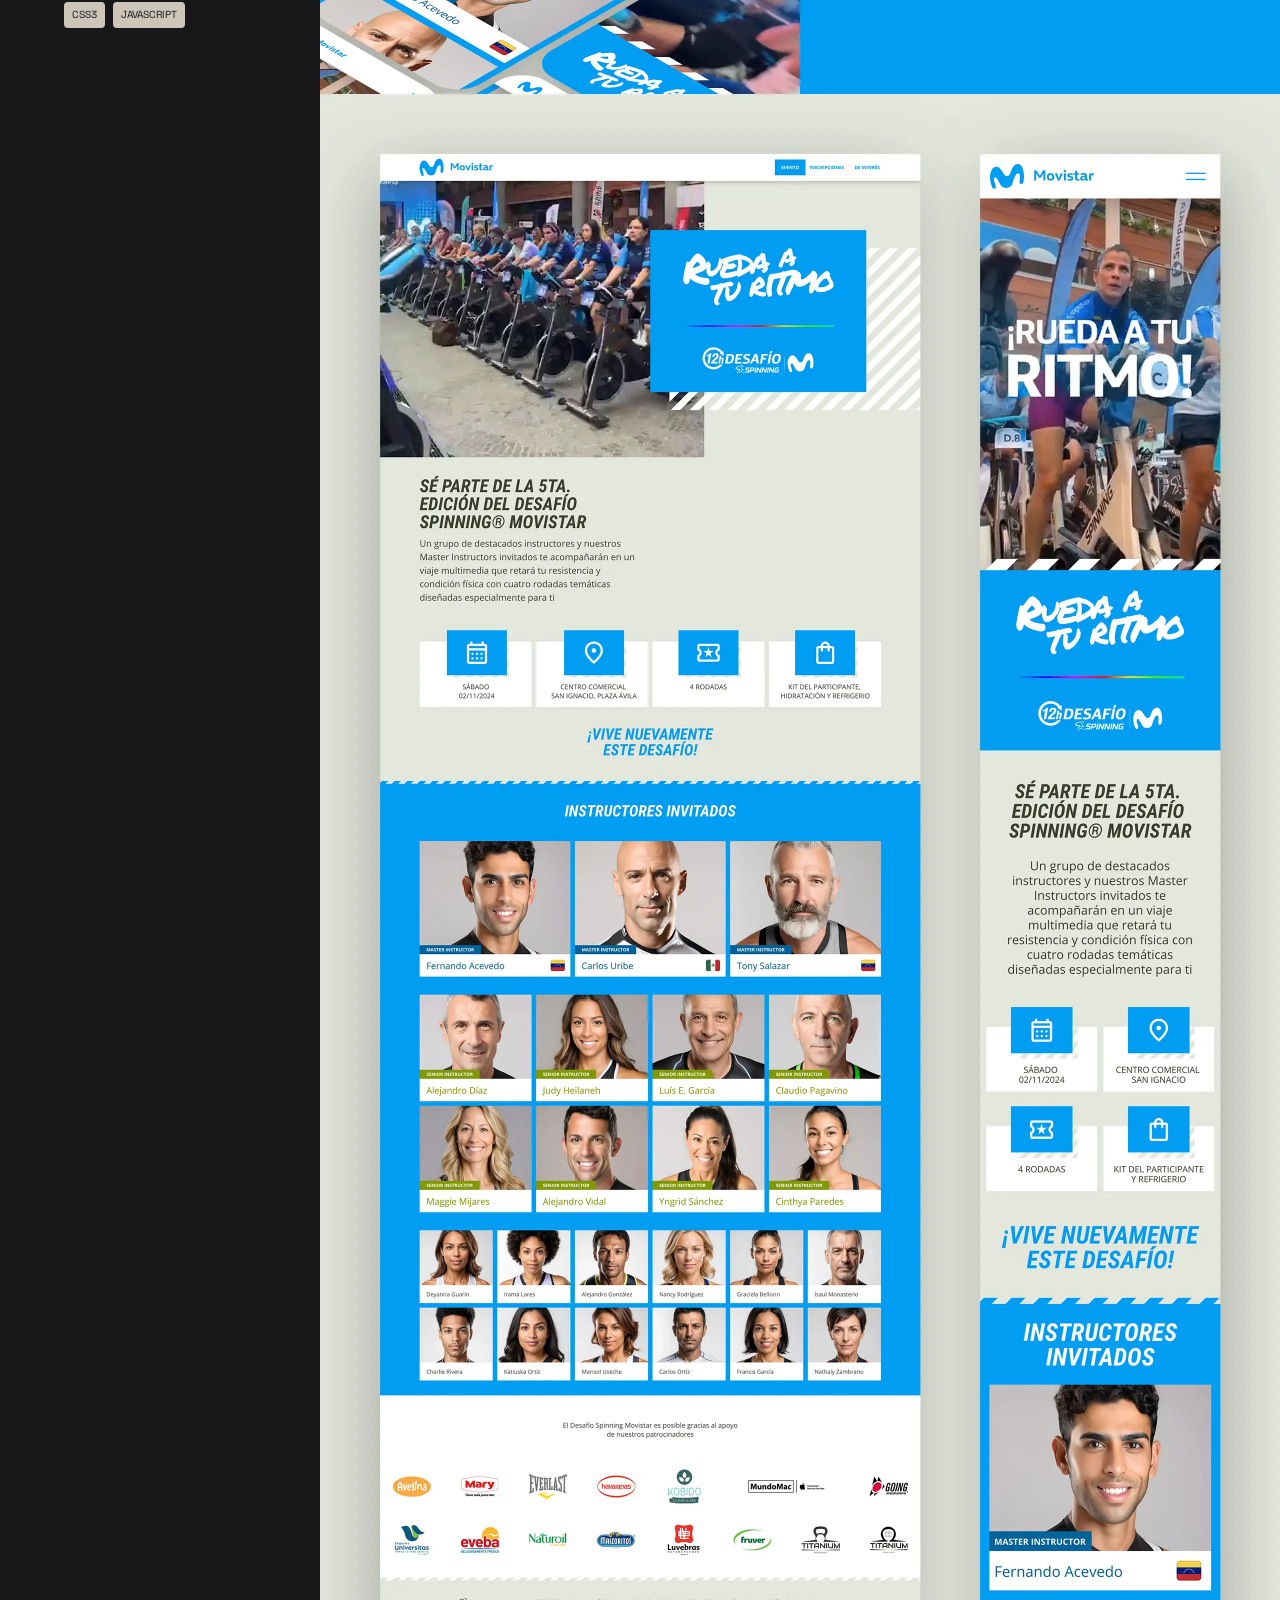
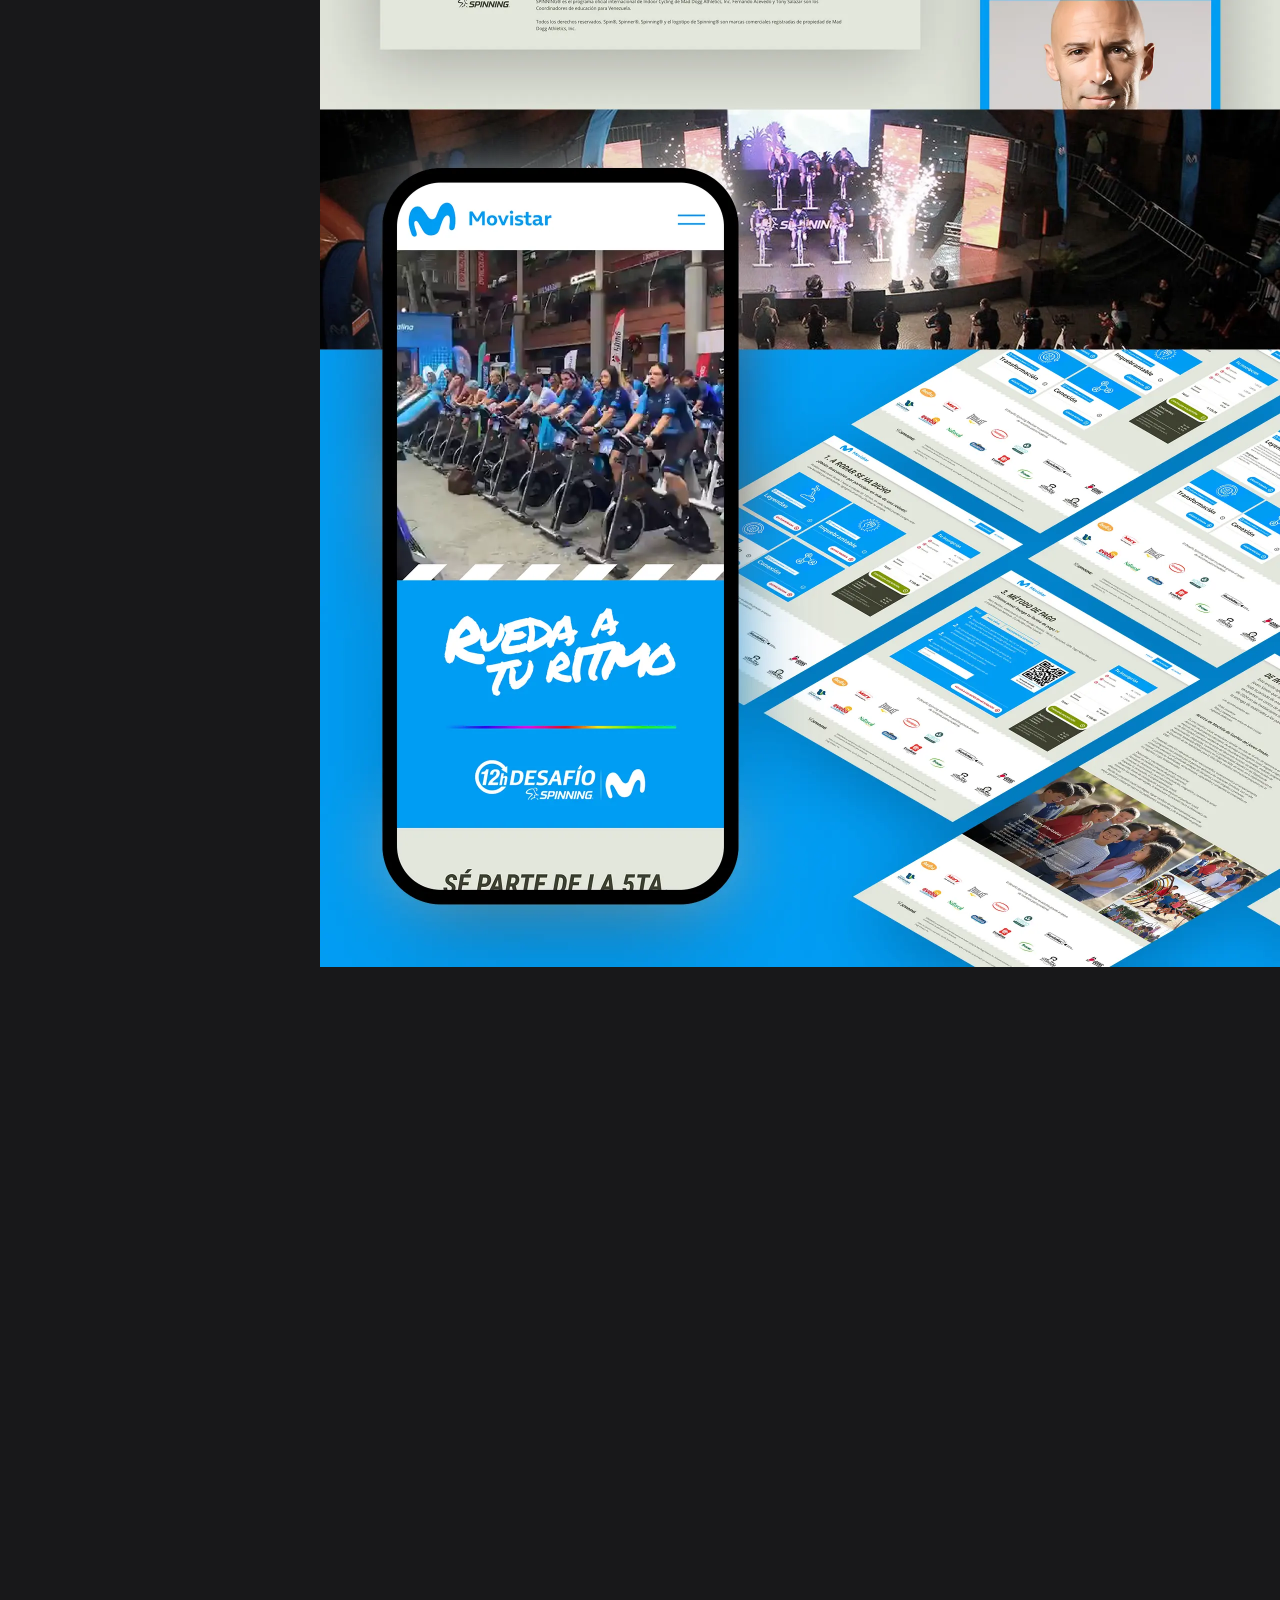
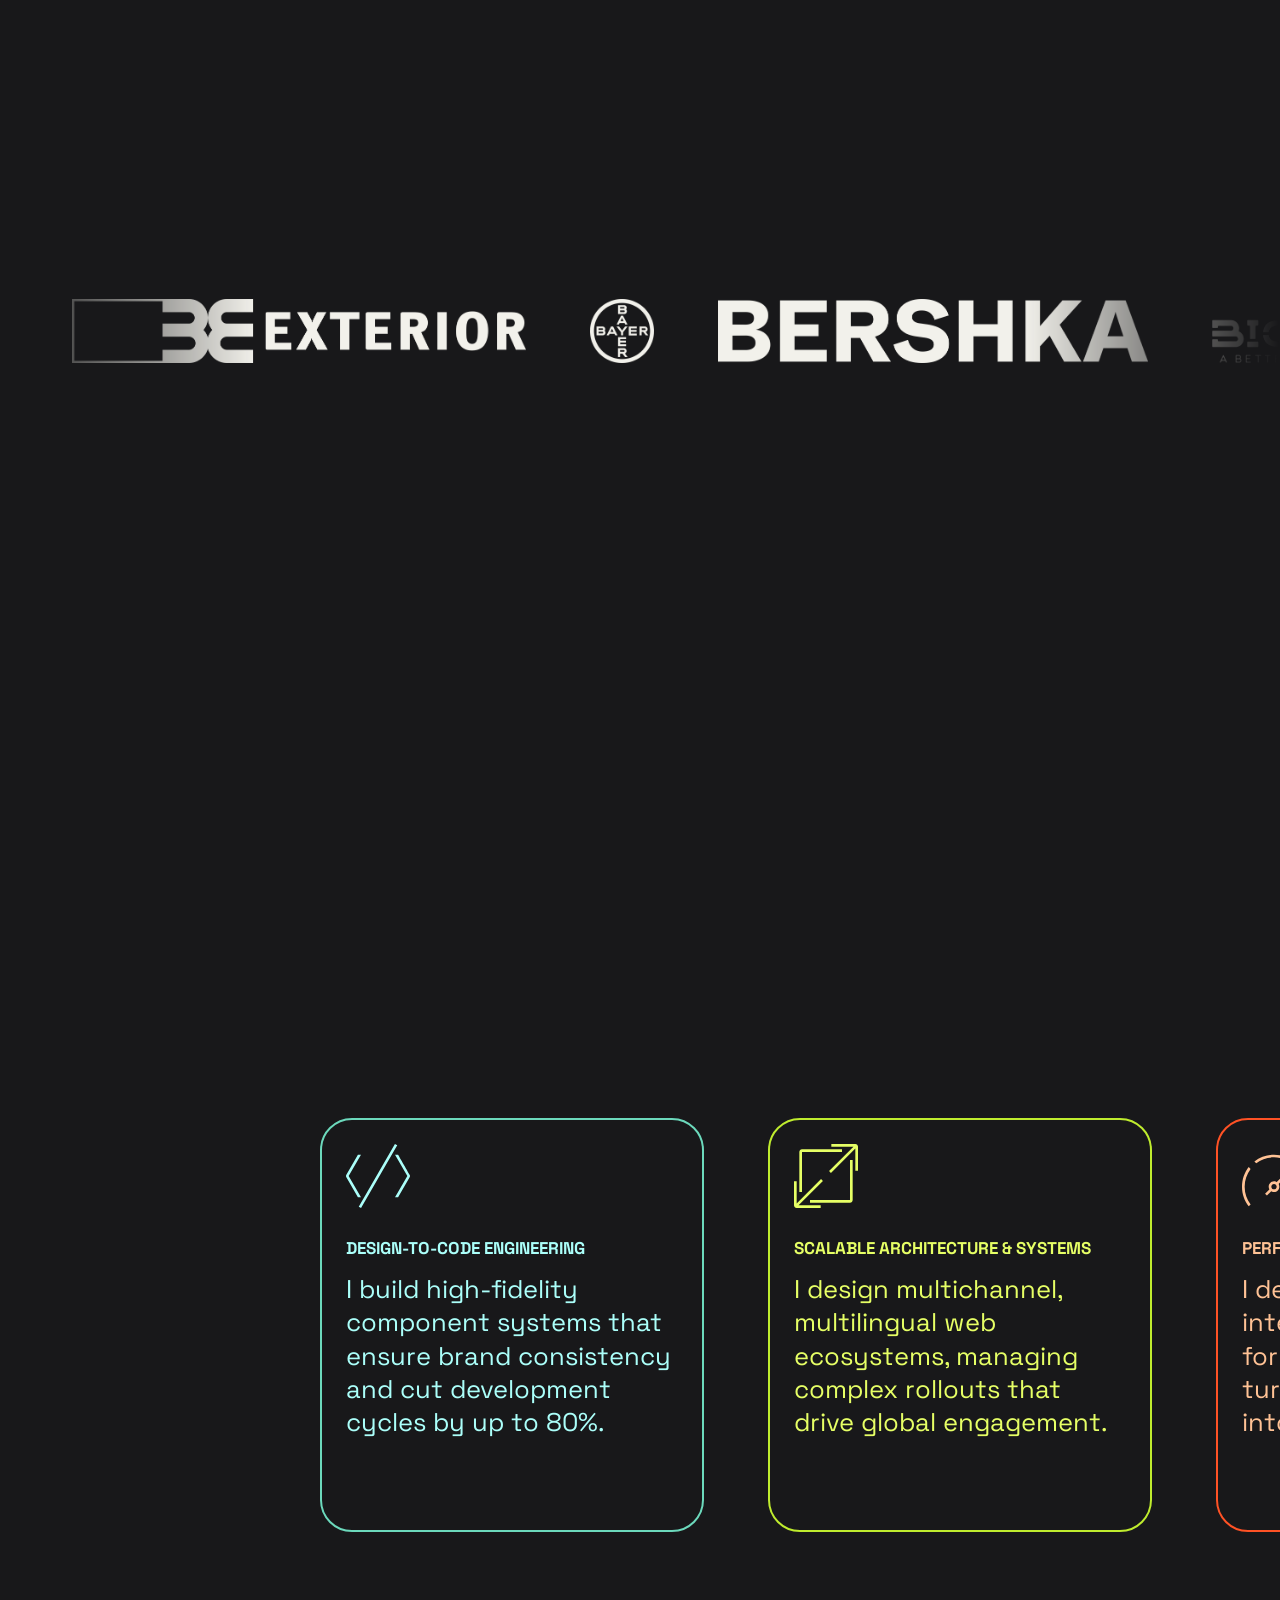
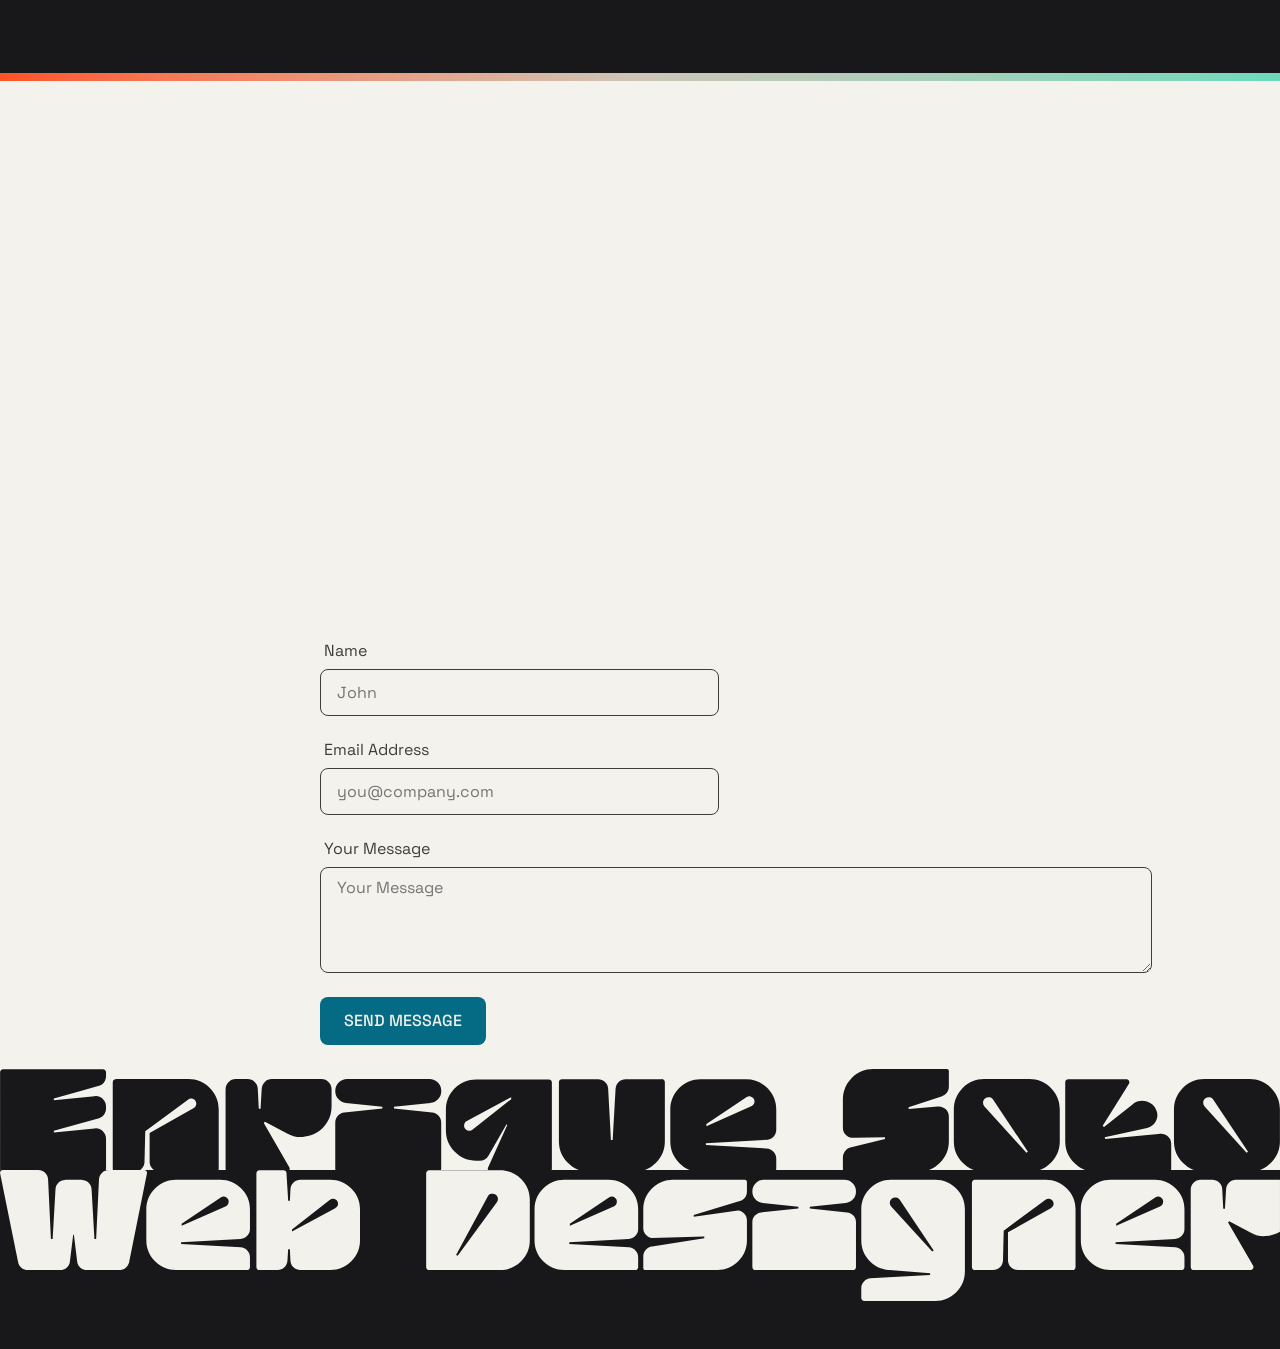
<file: en/index.html>
<!DOCTYPE html>
<html lang="en">

<head>
    <!-- Google tag (gtag.js) -->
    <script async src="https://www.googletagmanager.com/gtag/js?id=G-H3DV85DW6Y"></script>
    <script>
        window.dataLayer = window.dataLayer || [];
        function gtag() { dataLayer.push(arguments); }
        gtag('js', new Date());

        gtag('config', 'G-H3DV85DW6Y');
    </script>

    <meta charset="UTF-8">
    <meta name="viewport" content="width=device-width, initial-scale=1.0">
    <title>Enrique Soto | Web Designer</title>

    <link rel="preconnect" href="https://fonts.googleapis.com">
    <link rel="preconnect" href="https://fonts.gstatic.com" crossorigin>
    <link href="https://fonts.googleapis.com/css2?family=Space+Grotesk:wght@300..700&display=swap" rel="stylesheet">

    <link rel="stylesheet" href="../style.css?t=20260706135000">

    <meta property="og:title" content="Enrique Soto | Web Designer">
    <meta property="og:type" content="website" />
    <meta property="og:description" content="Web design and development experience focused on real results">
    <meta property="og:image" content="https://kikesoy.github.io/assets/cover-8-d.webp?t=20260706135000">
    <meta property="og:url" content="https://kikesoy.github.io/">
    <meta name="twitter:title" content="Enrique Soto | Web Designer">
    <meta name="twitter:description" content="Web design and development experience focused on real results">
    <meta name="twitter:image" content="https://kikesoy.github.io/assets/cover-8-d.webp?t=20260706135000">
    <meta name="twitter:card" content="summary_large_image">
</head>

<body>

    <section class="landing__cover">
        <!-- <video autoplay muted loop>
            <source src="../assets/portafolio_video.mp4" type="video/mp4">
            Your browser does not support the video tag.
        </video> -->
        <picture class="cover__asset">
            <source media="(min-width:768px)" srcset="../assets/cover-8-d.webp?t=20260706135000">
            <img src="../assets/cover-8-m.webp?t=20260706135000" alt="">
        </picture>
    </section>

    <section class="section__container section__container--cover watch" id="sectionCover" data-naming="Home">
        <header class="section__header">
            <h2 class="elem__text text__elem--cover-name">Enrique Soto</h2>

            <picture class="cover__media">
                <source media="(min-width:768px)" srcset="../assets/text-web-designer-h.svg">
                <img src="../assets/text-web-designer-v.svg" alt="">
            </picture>

            <p class="elem__text elem__text--cover-info">
                Scalable, high-performance web systems for brands that demand world-class reliability.
            </p>
        </header>
    </section>

    <main class="landing__main">
        <!-- COVER -->

        <!-- ABOUT ME -->
        <section class="section__container section__container--about watch" id="sectionAbout" data-naming="About">
            <header class="section__header">
                <h2 class="elem__text elem__text--section-title">
                    I connect creative vision with technical execution.
                </h2>
                <p class="elem__text">
                    With over 15 years of experience at the intersection of design and front-end engineering, my career is defined by turning complex technical debt into optimized, reusable infrastructure that speeds up time to market.
                </p>
                <p class="elem__text">
                    Whether you're a startup building your core product or a company managing multi-market ecosystems, I act as the technical backbone that makes sure your digital products are as scalable as they are appealing.
                </p>
            </header>
        </section>


        <!-- PORTFOLIO -->
        <section class="section__container section__container--portafolio watch" id="sectionPortfolio"
            data-naming="Portfolio">
            <article class="portfolio__slide">
                <aside class="portfolio__info">
                    <header class="portfolio__header">
                        <h3 class="text__portfolio text__portfolio--name">Bershka</h3>
                        <h2 class="text__portfolio text__portfolio--project">Style Test</h2>

                        <p class="text__portfolio text__portfolio--info hide--mobile">A landing page that invites visitors to discover their ideal style through a series of fun questions.</p>

                        <ul class="tags__list hide--mobile">
                            <li class="tag__item">Figma</li>
                            <li class="tag__item">HTML5</li>
                            <li class="tag__item">CSS3</li>
                            <li class="tag__item">JavaScript</li>
                        </ul>
                    </header>


                </aside>

                <aside class="portfolio__assets">
                    <header class="portfolio__header hide--desktop">
                        <p class="text__portfolio text__portfolio--info">A landing page that invites visitors to discover their ideal style through a series of fun questions.</p>
                        <ul class="tags__list">
                            <li class="tag__item">Figma</li>
                            <li class="tag__item">HTML5</li>
                            <li class="tag__item">CSS3</li>
                            <li class="tag__item">JavaScript</li>
                        </ul>
                    </header>


                    <img src="../assets/project-bershka-style-test-01.jpg" alt="">
                    <img src="../assets/project-bershka-style-test-02.jpg" alt="">
                </aside>
            </article>

            <article class="portfolio__slide">
                <aside class="portfolio__info">
                    <header class="portfolio__header">
                        <h3 class="text__portfolio text__portfolio--name">Movistar</h3>
                        <h2 class="text__portfolio text__portfolio--project">Movistar Spinning Challenge</h2>

                        <p class="text__portfolio text__portfolio--info hide--mobile">Design and development of the website to promote and register participants for the marathon ride with Venezuela's top instructors at the annual Movistar Spinning Challenge event.</p>

                        <ul class="tags__list hide--mobile">
                            <li class="tag__item">Figma</li>
                            <li class="tag__item">Astro</li>
                            <li class="tag__item">HTML5</li>
                            <li class="tag__item">CSS3</li>
                            <li class="tag__item">JavaScript</li>
                        </ul>
                    </header>
                </aside>

                <aside class="portfolio__assets">
                    <header class="portfolio__header hide--desktop">
                        <p class="text__portfolio text__portfolio--info">Design and development of the website to promote and register participants for the marathon ride with Venezuela's top instructors at the annual Movistar Spinning Challenge event.</p>

                        <ul class="tags__list">
                            <li class="tag__item">Figma</li>
                            <li class="tag__item">Astro</li>
                            <li class="tag__item">HTML5</li>
                            <li class="tag__item">CSS3</li>
                            <li class="tag__item">JavaScript</li>
                        </ul>
                    </header>

                    <picture class="portfolio__media">
                        <source media="(min-width:768px)" srcset="../assets/project-movistar-d.webp?t=20260706135000">
                        <img src="../assets/project-movistar.webp?t=20260706135000"
                            alt="Movistar Spinning Challenge website">
                    </picture>

                </aside>
            </article>

        </section>


        <section class="section__container section__container--customers watch" id="sectionCustomers"
            data-naming="Clients">
            <header class="section__header">
                <h2 class="elem__text elem__text--section-title">From the first idea to the final launch</h2>
                <p class="elem__text">I get involved as a strategic partner in your project. I don't just create attractive websites; I build custom solutions that work flawlessly, optimized to grow and turn visitors into customers. I've worked with leading brands such as DirecTV, Colgate-Palmolive and Bershka, and with high-profile organizations ranging from major banks to professional sports teams, which lets me spot opportunities, anticipate problems and deliver quality to the most demanding standards.</p>
            </header>

            <!--logos de clientes-->

            <article class="marquee__container">
                <ul class="marquee__list">
                    <li class="marquee__item"><img src="../assets/client-banco-exterior.png" alt=""></li>
                    <li class="marquee__item"><img src="../assets/client-bayer.png" alt=""></li>
                    <li class="marquee__item"><img src="../assets/client-bershka.png" alt=""></li>
                    <li class="marquee__item"><img src="../assets/client-bigott.png" alt=""></li>
                    <li class="marquee__item"><img src="../assets/client-directv.png" alt=""></li>
                    <li class="marquee__item"><img src="../assets/client-mail-boxes-etc.png" alt=""></li>
                    <li class="marquee__item"><img src="../assets/client-polar.png" alt=""></li>
                    <li class="marquee__item"><img src="../assets/client-syngenta.png" alt=""></li>
                    <li class="marquee__item"><img src="../assets/client-unilever.png" alt=""></li>
                </ul>
                <ul class="marquee__list" aria-hidden="true">
                    <li class="marquee__item"><img src="../assets/client-banco-exterior.png" alt=""></li>
                    <li class="marquee__item"><img src="../assets/client-bayer.png" alt=""></li>
                    <li class="marquee__item"><img src="../assets/client-bershka.png" alt=""></li>
                    <li class="marquee__item"><img src="../assets/client-bigott.png" alt=""></li>
                    <li class="marquee__item"><img src="../assets/client-directv.png" alt=""></li>
                    <li class="marquee__item"><img src="../assets/client-mail-boxes-etc.png" alt=""></li>
                    <li class="marquee__item"><img src="../assets/client-polar.png" alt=""></li>
                    <li class="marquee__item"><img src="../assets/client-syngenta.png" alt=""></li>
                    <li class="marquee__item"><img src="../assets/client-unilever.png" alt=""></li>
                </ul>
            </article>
        </section>


        <!-- SERVICES -->
        <section class="section__container section__container--services watch" id="sectionServices"
            data-naming="Services">
            <header class="section__header">
                <h2 class="elem__text elem__text--section-title">Tailored to your needs</h2>
                <p class="elem__text">Whether you need an ultra-fast landing page, a robust, self-managed online store, or a redesign of your company's digital experience, I'm with you at every stage. Every build is unique: clear, efficient, human interfaces, ready to put your brand where it deserves to be.</p>
            </header>

            <!--card services-->

            <article class="slider__container">
                <ul class="slider__list slider__list--services">
                    <li class="slider__item">
                        <header class="slider__header">
                            <i class="icon slider__icon slider__icon--code"></i>
                            <h3 class="text__slider text__slider--title">Design-to-Code Engineering</h3>
                        </header>
                        <p class="text__slider text__slider--description">I build high-fidelity component systems that ensure brand consistency and cut development cycles by up to 80%.</p>
                    </li>
                    <li class="slider__item">
                        <header class="slider__header">
                            <i class="icon slider__icon slider__icon--scalability"></i>
                            <h3 class="text__slider text__slider--title">Scalable Architecture & Systems</h3>
                        </header>
                        <p class="text__slider text__slider--description">I design multichannel, multilingual web ecosystems, managing complex rollouts that drive global engagement.</p>
                    </li>
                    <li class="slider__item">
                        <header class="slider__header">
                            <i class="icon slider__icon slider__icon--performance"></i>
                            <h3 class="text__slider text__slider--title">Performance Optimization</h3>
                        </header>
                        <p class="text__slider text__slider--description">I develop flawless interfaces optimized for SEO and conversion, turning high traffic into high-value results.</p>
                    </li>
                    <li class="slider__item">
                        <header class="slider__header">
                            <i class="icon slider__icon slider__icon--stack"></i>
                            <h3 class="text__slider text__slider--title">Integration with Your Tech Stack</h3>
                        </header>
                        <p class="text__slider text__slider--description">Seamless connection between front-end architecture and back-end REST APIs, ensuring your product is robust, accessible and low-maintenance.</p>
                    </li>
                </ul>
            </article>
        </section>


        <!-- NAVBAR -->
        <nav class="landing__navbar" id="navbar" role="navigation" aria-label="Landing navigation">
            <picture class="navbar__logo">
                <img src="../assets/text-name.svg" alt="Enrique Soto Logo">
            </picture>

            <ul class="navbar__list" id="navMenu"> </ul>

            <article class="navbar__toggle">
                <label for="navbarToggle" class="navbar__toggle--label">
                    <span class="navbar__toggle--label-section" id="labelSection"></span>
                    <div class="navbar__toggle--icons">
                        <div class="navbar__toggle--icons-wrapper">
                            <img src="../assets/icon-menu.svg" alt="" class="icon__menu">
                            <img src="../assets/icon-close.svg" alt="" class="icon__menu">
                        </div>
                    </div>
                </label>

                <input type="checkbox" name="navbarToggle" id="navbarToggle" class="navbar__toggle--input"
                    aria-expanded="false" aria-controls="navMenu" aria-label="Toggle navigation menu">
            </article>
        </nav>
    </main>


    <!-- FOOTER -->
    <footer class="landing__footer">
        <section class="section__container section__container--footer watch" id="sectionFooter" data-naming="Contact">
            <header class="section__header">
                <h2 class="elem__text elem__text--section-title">Ready to scale your digital infrastructure? </h2>
                <p class="elem__text">I'm looking to collaborate with innovative organizations that want to professionalize their web development workflows. Let's explore how we can standardize your deliveries, optimize your performance and build a system that adapts to your growth.</p>
            </header>
            <!--
            <form id="form" class="landing__form" action="https://api.web3forms.com/submit" method="POST">
                <input type="hidden" name="access_key" value="4b9d9932-d002-419e-a099-10dce4306d92">
                <input type="checkbox" name="botcheck" id="" style="display: none;">

                <input type="text" name="name" class="form__input" placeholder="Nombre" required>
                <input type="email" name="email" class="form__input" placeholder="Correo electrónico" required>
                <textarea name="message" class="form__textarea" placeholder="Mensaje" required></textarea>
                <button type="submit" class="button__cta">
                    <span>Enviar</span>
                </button>
            </form>
            -->


            <article class="form__container">
                <form action="https://api.web3forms.com/submit" method="POST" id="form"
                    class="form__elem needs-validation" novalidate>
                    <input type="hidden" name="access_key" value="4b9d9932-d002-419e-a099-10dce4306d92" />
                    <input type="hidden" name="subject" value="Contact from landing page" />
                    <input type="checkbox" name="botcheck" id="" style="display: none;" />


                    <div class="input__wrapper input__wrapper--name">
                        <label for="first_name"
                            class="input__label block mb-2 text-sm text-gray-600 dark:text-gray-400">
                            <span class="label__text">Name</span>

                            <span class="empty-feedback invalid-feedback text__alert">
                                Please provide your name.
                            </span>
                        </label>

                        <input type="text" name="name" id="first_name" placeholder="John" required autocomplete="name"
                            class="input__field input__field--text" />
                    </div>


                    <div class="input__wrapper input__wrapper--email">
                        <label for="email" class="input__label block mb-2 text-sm text-gray-600 dark:text-gray-400">
                            <span class="label__text">Email Address</span>

                            <span class="empty-feedback text__alert">
                                Please provide your email address.
                            </span>

                            <span class="invalid-feedback text__alert">
                                Please provide a valid email address.
                            </span>
                        </label>

                        <input type="email" name="email" id="email" placeholder="you@company.com" required
                            autocomplete="email" class="input__field input__field--email" />
                    </div>


                    <div class="input__wrapper input__wrapper--message">
                        <label for="message" class="input__label block mb-2 text-sm text-gray-600 dark:text-gray-400">
                            <span class="label__text">Your Message</span>

                            <span class="empty-feedback invalid-feedback text__alert">
                                Please enter your message.
                            </span>
                        </label>

                        <textarea rows="5" name="message" id="message" placeholder="Your Message"
                            class="input__field input__field--textarea" required></textarea>
                    </div>

                    <div class="input__wrapper">
                        <button type="submit" class="cta__button cta__button--submit">
                            Send Message
                        </button>
                    </div>

                    <div class="snackbar__elem" id="result"></div>
                </form>
            </article>

            <div class="footer__marquee">
                <img src="../assets/text-name.svg" alt="Enrique Soto"
                    class="footer__marquee--svg footer__marquee--svg-name">
                <img src="../assets/text-web-designer-h.svg" alt="Web Designer"
                    class="footer__marquee--svg footer__marquee--svg-title">
            </div>
        </section>
    </footer>

    <script>
        const FORM = document.getElementById('form');
        const BTN_SUBMIT = FORM.querySelector('button[type="submit"]');
        const NAVBAR = document.getElementById('navbar');
        const NAVBAR_TOGGLE = document.getElementById('navbarToggle');
        const NAVBAR_MENU = document.getElementById('navMenu');
        const SECTIONS = document.querySelectorAll('section.section__container');
        const LABEL_SECTION = document.getElementById('labelSection');
        const TEXT_ELEMS = document.querySelectorAll('.elem__text');
        let mobileBreakpoint = window.matchMedia('(max-width: 767px)');

        function isMobile(media) {
            return media.matches ? true : false;
        }


        /*
        function updateLabelSection() {
            const CHECKED = NAVBAR_TOGGLE.checked;

            const FIRST_SECTION = document.querySelector('section.section__container');
            const FIRST_SECTION_NAME = FIRST_SECTION.getAttribute('data-naming');
            LABEL_SECTION.textContent = FIRST_SECTION_NAME;
        }
        */

        // if(isMobile(mobileBreakpoint)) {
        //     NAVBAR_TOGGLE.addEventListener('change', updateLabelSection);
        // }


        // GENERATE NAV MENU
        SECTIONS.forEach(section => {
            const SECTION_NAME = section.getAttribute('data-naming');

            NAVBAR_MENU.innerHTML += `<li class="navbar__item navbar__item--${section.id}"><a href="#${section.id}" class="navbar__link" data-target="${section.id}">${SECTION_NAME}</a></li>`;
        });


        // MOBILE NAVBAR TOGGLE
        if (NAVBAR_TOGGLE) {

            NAVBAR_TOGGLE.addEventListener('change', (e) => {
                let IS_EXPANDED = e.target.checked;

                e.target.setAttribute('aria-expanded', IS_EXPANDED);

                if (IS_EXPANDED) {
                    NAVBAR.classList.add('expanded');
                } else {
                    NAVBAR.classList.remove('expanded');
                }
            });

            NAVBAR_MENU.addEventListener('click', (e) => {
                if (e.target.classList.contains('navbar__link')) {
                    NAVBAR.classList.remove('expanded');
                    NAVBAR_TOGGLE.setAttribute('aria-expanded', false);
                    NAVBAR_TOGGLE.checked = false;
                }
            });
        }


        // INTERSECTION OBSERVER
        function createObserver(element, callback, options) {
            const observer = new IntersectionObserver(callback, options);
            observer.observe(element);
        }


        function isIntersecting() {
            return function (entries) {
                entries.forEach(entry => {
                    const isIntersecting = entry.isIntersecting

                    entry.target.classList.toggle("intersecting", isIntersecting)
                })
            }
        }

        function observerSection() {
            return function (entries) {
                entries.forEach(entry => {
                    const isIntersecting = entry.isIntersecting

                    entry.target.classList.toggle("intersecting", isIntersecting)

                    // isIntersecting ? LABEL_SECTION.textContent = entry.target.dataset.naming : null;
                })
            }
        }

        const OPTIONS_NAVBAR = {
            root: null,
            rootMargin: '0px 0px -32px 0px',
            threshold: 0
        };

        const OPTIONS_SECTIONS = {
            root: null,
            rootMargin: '0px',
            threshold: 0
        };

        function menuSectionNaming(entries) {
            entries.forEach(entry => {
                if (entry.isIntersecting) {
                    LABEL_SECTION.textContent = entry.target.dataset.naming
                }
            });
        };

        const observerMenuSectionNaming = new IntersectionObserver(menuSectionNaming, {
            rootMargin: '-25% 0px -25% 0px',
            threshold: 0
        });


        function menuScrollSpy(entries) {
            entries.forEach(entry => {
                if (entry.isIntersecting) {
                    document.querySelectorAll('.navbar__link').forEach(link => {
                        link.classList.toggle('active', link.getAttribute('data-target') === entry.target.id);
                    });
                }
            });
        };

        const observerMenuScrollSpy = new IntersectionObserver(menuScrollSpy, {
            rootMargin: '-25% 0px -25% 0px',
            threshold: 0
        });


        // OBSERVERS
        createObserver(NAVBAR, isIntersecting(), OPTIONS_NAVBAR)


        SECTIONS.forEach(section => {
            createObserver(section, isIntersecting(), OPTIONS_SECTIONS)

            observerMenuScrollSpy.observe(section)

            if (isMobile(mobileBreakpoint)) {
                observerMenuSectionNaming.observe(section)
            }
        });


        TEXT_ELEMS.forEach(section => {
            createObserver(section, isIntersecting(), OPTIONS_SECTIONS)
        });

        mobileBreakpoint.addListener((e) => console.log(isMobile(e)))

    </script>

    <script src="../scripts-form.js?t=20260706135000" defer></script>
</body>

</html>
</file>
<file: style.css>
:root {
    --color-dark: oklch(0.21 0.004 286);
    --color-medium: oklch(0.36 0.008 75);
    --color-light: oklch(0.8255 0.02 83);
    --color-highlight: oklch(0.96 0.008 98);
    --color-primary: oklch(0.49 0.09 223);
    --color-secondary: oklch(0.813 0.11 174);
    --color-accent: oklch(0.674 0.2162 35);
    --color-accent-green: oklch(0.88 0.2041 123);
    --color-accent-purple: oklch(0.5 0.2411 311);
    --font-family: "Space Grotesk", sans-serif;
    --desktop-margin: 25%;
    --desktop-width: 65%;
}


/* RESET */

/* Box sizing rules */
*,
*::before,
*::after {
    box-sizing: border-box;
}

/* Remove default margin */
body,
h1,
h2,
h3,
h4,
h5,
h6,
p,
figure,
blockquote,
dl,
dd {
    margin: 0;
}

h1,
h2,
h3,
h4,
h5,
h6 {
    text-wrap: balance;
}

/* Remove list styles on ul, ol elements with a list role, which suggests default styling will be removed */
ul[role="list"],
ol[role="list"] {
    list-style: none;
}

/* Set core root defaults */
html:focus-within {
    scroll-behavior: smooth;
}

/* Set core body defaults */
body {
    /* min-height: 100vh; */
    overscroll-behavior: none;
    text-rendering: optimizeSpeed;
    line-height: 1.5;
}

/* A elements that don't have a class get default styles */
a:not([class]) {
    text-decoration-skip-ink: auto;
}

/* Make images easier to work with */
img,
svg,
video,
canvas,
picture {
    max-width: 100%;
    display: block;
}

/* Inherit fonts for inputs and buttons */
input,
button,
textarea,
select {
    font: inherit;
    outline: none;
    margin: 0;
}

/* Remove all animations and transitions for people that prefer not to see them */
@media (prefers-reduced-motion: reduce) {
    html:focus-within {
        scroll-behavior: auto;
    }

    *,
    *::before,
    *::after {
        animation-duration: 0.01ms !important;
        animation-iteration-count: 1 !important;
        transition-duration: 0.01ms !important;
        scroll-behavior: auto !important;
    }
}

html,
body {
    position: relative;
    height: 100%;
    width: 100%;
    font-size: 100%;
    background-color: var(--color-dark);
    color: var(--color-highlight);
    font-family: var(--font-family);
    font-optical-sizing: auto;
    font-weight: 400;
    font-style: normal;
}

* {
    box-sizing: border-box;
}

img {
    display: block;
    width: 100%;
    height: auto;
}

.icon {
    display: block;
    -webkit-mask-size: contain;
    mask-size: contain;
    -webkit-mask-position: center;
    mask-position: center;
    -webkit-mask-repeat: no-repeat;
    mask-repeat: no-repeat;
    width: 24px;
    height: 24px;
    background-color: #FFF;
    /* AL CAMBIAR EL COLOR DEL FONDO, CAMBIAMOS EL COLOR DEL ICONO */
}

.cta__button {
    border: 0 none;
    border-radius: 0.5rem;
    font-family: var(--font-family);
    font-size: 1rem;
    font-weight: 500;
    line-height: 1;
    text-align: center;
    text-decoration: none;
    text-transform: uppercase;
    padding: 1rem 1.5rem;
}

.cta__button--submit {
    background-color: var(--color-primary);
    color: var(--color-highlight);
}

.elem__text {
    font-family: var(--font-family);
    font-size: max(5.5vw, 1.25rem);
    font-weight: 400;
    font-style: normal;
    line-height: 1.6;
    text-wrap: balance;
    opacity: 0;
    transform: translateY(20%);
    margin-bottom: 3rem;
    transition: all 0.5s ease-in-out;
}

.elem__text:last-child {
    margin-bottom: 0;
}

.elem__text.intersecting {
    opacity: 1;
    transform: translateY(0%);
}

.text__elem--cover-name {
    font-size: max(3.3vw, 0.75rem);
    font-weight: 700;
    text-transform: uppercase;
    margin-bottom: 1rem;
}

.elem__text--cover-info {
    font-size: max(5.5vw, 1.25rem);
    line-height: 1.2;
}

.elem__text--section-title {
    font-size: max(8vw, 2rem);
    font-weight: 700;
    line-height: 1;
    margin-bottom: 3rem;
}

.landing__navbar {
    position: sticky;
    bottom: 1.5rem;
    left: 5%;
    width: 90%;
    height: 2rem;
    z-index: 100;
    display: flex;
    flex-flow: row nowrap;
    justify-content: space-between;
    align-items: center;
    overflow: hidden;
}

.landing__navbar::after {
    content: "";
    display: block;
    position: absolute;
    top: 0;
    left: 0;
    width: 100%;
    height: 100%;
    box-sizing: border-box;
    z-index: -1;
    background-color: var(--color-highlight);
    transform: translateX(-100%);
    transition: transform 0.33s ease
}

.navbar__logo {
    flex: 0 0 auto;
    width: 50%;
    padding: 0 1rem;
}

.navbar__list {
    width: auto;
    list-style: none;
    margin: 0;
    padding: 0 1rem;
    display: flex;
    flex-flow: column nowrap;
    justify-content: center;
    align-items: center;
    gap: 0;
}

.navbar__link {
    color: var(--color-medium);
    font-family: var(--font-family);
    font-size: 1rem;
    font-weight: 700;
    text-transform: uppercase;
    text-decoration: none;
    line-height: 1;
    padding: 1rem;
    display: block;
    border-radius: 0.5rem;
    transition: all 0.3s ease-in-out;
}


.navbar__toggle {
    padding: 0 0.5rem;
    transform: translateX(-100%);
}

.navbar__toggle--label {
    display: flex;
    flex-flow: row nowrap;
    justify-content: center;
    align-items: center;
    gap: 0.5rem;
}

.navbar__toggle--label-section {
    color: var(--color-dark);
    text-transform: uppercase;
    font-size: 0.75rem;
    font-weight: 700;
    line-height: 1;
}

.navbar__toggle--icons {
    width: 1.5rem;
    height: 1.5rem;
    overflow: hidden;
    position: relative;
}

.navbar__toggle--icons-wrapper {
    display: flex;
    flex-flow: column nowrap;
    justify-content: flex-start;
    align-items: center;
    transition: transform 0.3s ease-in-out;
}

.expanded .navbar__toggle--icons-wrapper {
    transform: translateY(-50%);
}

.navbar__toggle--input {
    display: none;
}

.landing__navbar.intersecting::after {
    animation: nav-reveal 0.4s ease-in-out forwards;
}

.landing__navbar.intersecting .navbar__logo {
    animation: logo-reveal 0.6s ease-in-out forwards;
}

.landing__navbar.intersecting .navbar__toggle {
    animation: nav-reveal 0.4s ease-in-out forwards;
}

.landing__cover {
    position: absolute;
    top: 0;
    left: 0;
    width: 100%;
    z-index: 0;
}

.landing__cover::after {
    content: "";
    position: absolute;
    bottom: -1px;
    left: 0;
    width: 100%;
    padding-top: 150%;
    background-image: linear-gradient(to bottom, oklch(from var(--color-dark) l c h / 0), var(--color-dark));
}

.cover__media {
    width: 100%;
    margin-bottom: 1rem;
}

.landing__main {
    position: relative;
    width: 100%;
    padding-bottom: 2rem;
}

.section__container {
    position: relative;
    box-sizing: border-box;
    width: 100%;
}

.section__container--cover {
    height: 100dvh;
    display: flex;
    flex-flow: column nowrap;
    justify-content: flex-end;
    align-items: flex-start;
}

.section__header {
    padding: 3rem 1.5rem;
    transition: all 333ms ease-in-out;
}

.section__container--about .section__header {
    padding-top: 6rem;
    padding-bottom: 3rem;
}

.section__container--portfolio {
    position: relative;
}


.portfolio__info {
    position: sticky;
    top: 0;
    left: 0;
    background-image: linear-gradient(to bottom, var(--color-dark), rgba(24, 24, 26, 0.50));
}

.portfolio__header {
    padding: 1.25rem;
}

.portfolio__assets .portfolio__header {
    padding-top: 0;
}

.text__portfolio {
    font-family: var(--font-family);
    font-weight: 400;
    font-style: normal;
}

.text__portfolio--name {
    font-size: max(3.3vw, 0.75rem);
    font-weight: 700;
    text-transform: uppercase;
    line-height: 1.2;
}

.text__portfolio--project {
    font-size: max(8.8vw, 2rem);
    font-weight: 700;
    line-height: 1;
}

.text__portfolio--info {
    color: var(--color-light);
    font-size: max(4.4vw, 1rem)
}

.tags__list {
    list-style: none;
    display: flex;
    flex-flow: row wrap;
    justify-content: flex-start;
    align-items: center;
    gap: 0.5rem;
    padding: 0;
}

.tag__item {
    display: block;
    flex: 0 0 auto;
    padding: 0.5rem;
    border-radius: 0.25rem;
    background-color: var(--color-light);
    color: var(--color-dark);
    font-size: 0.75rem;
    text-transform: uppercase;
    line-height: 1;
}


/* COMPONENTS */
/* .marquee__container{
    width: 100%;
    overflow: hidden;
}

.marquee__list{
    list-style: none;
    display: flex;
    flex-flow: row nowrap;
    justify-content: flex-start;
    align-items: center;
    gap: 2rem;
}

.marquee__item{
    display: block;
    flex: 0 0 auto;
}

.marquee__item img{
    height: 100px;
    width: auto;
} */

.marquee__container {
    display: flex;
    overflow: hidden;
    -webkit-mask-image: linear-gradient(to right, transparent, white 20%, white 80%, transparent);
    mask-image: linear-gradient(to right, transparent, white 20%, white 80%, transparent);
}

.marquee__list {
    display: flex;
    flex-shrink: 0;
    animation: marquee-scroll 30s linear infinite;
    justify-content: space-around;
    min-width: 100%;
}

.marquee__item {
    display: flex;
    align-items: center;
    justify-content: center;
    flex: 0 0 auto;
    padding: 0 2rem;
}

.marquee__item img {
    height: 4rem;
    width: auto;
}

.section__container--services {
    padding-bottom: 2rem;
}

.slider__list {
    list-style: none;
    margin: 0;
    padding: 0;
    display: flex;
    flex-flow: row nowrap;
    overflow: hidden;
    overflow-x: auto;
    scroll-snap-type: x mandatory;
    -webkit-overflow-scrolling: touch;
    -ms-overflow-style: none;
    /* IE and Edge */
    scrollbar-width: none;
    /* Firefox */
    gap: 5%;
}

.slider__list::before,
.slider__list::after {
    display: block;
    content: "";
    flex: 0 0 auto;
    width: 0;
    height: 1px;
}

.slider__list::after {
    width: 1px;
    margin-left: -1px;
}

.slider__list::-webkit-scrollbar {
    display: none;
}

.slider__item {
    --gradient-start: var(--color-secondary);
    scroll-snap-align: center;
    flex: 0 0 auto;
    width: 70%;
    /* aspect-ratio: 1/1; */
    box-sizing: border-box;
    /* border-radius: 3rem; */
    padding: 1.5rem;
    overflow: hidden;
    border: 0.125rem solid;
    color: oklch(from var(--gradient-start) 1 c h);
    /* background-color: var(--gradient-start); */
    /* background-image: radial-gradient(circle farthest-corner at 50% 0%, var(--color-medium), var(--color-dark)); */
    border-color: var(--gradient-start)
}

.slider__item:nth-child(2) {
    --gradient-start: var(--color-accent-green);
}

.slider__item:nth-child(3) {
    --gradient-start: var(--color-accent);
}

.slider__item:nth-child(4) {
    --gradient-start: var(--color-accent-purple);
}

.slider__item:nth-child(5) {
    --gradient-start: var(--color-primary);
}

.slider__header {
    width: 100%;
}

.slider__icon {
    width: 4rem;
    height: 100%;
    aspect-ratio: 1/1;
    margin-bottom: 2rem;
    background-color: var(--color-highlight);
}

.slider__icon--code {
    -webkit-mask-image: url(./assets/icon-code.svg?t=20260706134500);
    mask-image: url(./assets/icon-code.svg?t=20260706134500);
    background-color: oklch(from var(--color-secondary) 1 c h);
}

.slider__icon--scalability {
    -webkit-mask-image: url(./assets/icon-scalability.svg?t=20260706134500);
    mask-image: url(./assets/icon-scalability.svg?t=20260706134500);
    background-color: oklch(from var(--color-accent-green) 1 c h);
}

.slider__icon--performance {
    -webkit-mask-image: url(./assets/icon-performance.svg?t=20260706134500);
    mask-image: url(./assets/icon-performance.svg?t=20260706134500);
    background-color: oklch(from var(--color-accent) 1 c h);
}

.slider__icon--stack {
    -webkit-mask-image: url(./assets/icon-stack.svg?t=20260706134500);
    mask-image: url(./assets/icon-stack.svg?t=20260706134500);
    background-color: oklch(from var(--color-accent-purple) 1 c h);
}

.slider__icon--bulb {
    -webkit-mask-image: url(./assets/icon-bulb.svg?t=20260706134500);
    mask-image: url(./assets/icon-bulb.svg?t=20260706134500);
    background-color: oklch(from var(--color-primary) 1 c h);
}


.text__slider {
    font-family: var(--font-family);
    font-size: max(5dvw, 1rem);
    font-weight: 400;
    font-style: normal;
    line-height: 1.3;
    text-wrap: balance;
}

.text__slider--title {
    font-size: max(3.3dvw, 0.66rem);
    font-weight: 700;
    text-transform: uppercase;
    line-height: 1;
    margin-bottom: 1.5rem;
}

.text__slider--description {}


.section__container--footer {
    min-height: 100vh;
    background-color: var(--color-highlight);
    color: var(--color-dark);
}

.section__container--footer::before {
    display: block;
    content: "";
    position: sticky;
    top: 0;
    left: 0;
    width: 100%;
    height: 0.5rem;
    background-image: linear-gradient(to right, var(--color-accent), var(--color-light), var(--color-secondary), var(--color-primary), var(--color-secondary), var(--color-light), var(--color-accent), var(--color-light), var(--color-secondary));
    background-size: 400% 100%;

    -webkit-animation: AnimationName 10s linear infinite;
    -moz-animation: AnimationName 10s linear infinite;
    animation: AnimationName 10s linear infinite;
}

@keyframes AnimationName {
    0% {
        background-position: 0% 50%
    }

    100% {
        background-position: 100% 50%
    }
}

.form__container {
    position: relative;
    width: 100%;
    padding: 1.25rem;
}

.input__wrapper {
    position: relative;
    display: flex;
    flex-flow: column nowrap;
    justify-content: flex-start;
    align-items: flex-start;
    width: 100%;
    margin-bottom: 1.5rem;
}

.input__field {
    border: 1px solid var(--color-medium);
    border-radius: 0.5rem;
    background-color: transparent;
    padding: 0.75rem 1rem;
    width: 100%;
    font-family: var(--font-family);
    font-size: 1rem;
    font-weight: 400;
    line-height: 1;
}

.input__label {
    font-family: var(--font-family);
    font-size: 1rem;
    font-weight: 400;
    line-height: 1;
    color: var(--color-medium);
    overflow: hidden;
    position: relative;
    margin-bottom: 0.5rem;
}

.input__label span {
    font-family: inherit;
    font-size: inherit;
    line-height: inherit;
    padding: 0.125rem 0.25rem;
    transition: transform 0.25s ease-in-out;
}

.label__text {
    display: block;
    transform: translateX(0%);
}

.text__alert {
    color: var(--color-highlight);
    background-color: var(--color-accent);
    transform: translateX(-100%);
}

.snackbar__elem {
    display: none;
    position: fixed;
    bottom: 1.5rem;
    left: 50%;
    transform: translateX(-50%);
    background-color: var(--color-medium);
    color: var(--color-highlight);
    padding: 1rem 1.5rem;
    border-radius: 0.5rem;
    font-family: var(--font-family);
    font-size: 1rem;
    font-weight: 400;
    line-height: 1;
    opacity: 1;
    pointer-events: none;
    transition: all 0.3s ease-in-out;
}

.snackbar__elem--success {
    opacity: 1;
    display: block;
    background-color: var(--color-primary);
}

.footer__marquee--svg-name {
    margin-bottom: -2px;
}

.footer__marquee--svg-title {
    background-color: var(--color-dark);
    padding-bottom: 3rem;

}


@keyframes marquee-scroll {
    from {
        transform: translateX(0);
    }

    to {
        transform: translateX(-100%);
    }
}

@keyframes nav-reveal {
    0% {
        transform: translateX(-100%);
    }

    70% {
        transform: translateX(10%);
    }

    100% {
        transform: translateX(0%);
    }
}

@keyframes logo-reveal {
    0% {
        transform: translateX(-100%) scaleX(1.25);
    }

    66% {
        transform: translateX(10%) scaleX(0.9);
    }

    85% {
        transform: translateX(-5%) scaleX(1.1);
    }

    100% {
        transform: translateX(0%) scaleX(1);
    }
}

@keyframes left-reveal {
    0% {
        transform: translateX(-100%);
    }

    100% {
        transform: translateX(0%);
    }
}


/* ONLY MOBILE */
@media (max-width: 767px) {
    .hide--mobile {
        display: none;
    }

    .navbar__list {
        position: fixed;
        bottom: 1rem;
        right: 1rem;
        width: 100%;
        height: 0%;
        background-color: var(--color-highlight);
        z-index: -1;
        overflow: hidden;
        transition: all 250ms ease-in-out;
    }

    .expanded .navbar__list {
        bottom: 0;
        right: 0;
        height: 100vh;
        width: 100%;
    }

    .navbar__item {
        width: 100%;
        text-align: center;
        padding: 0 1rem;
    }

    /*
    .section__container--cover .section__header {
        height: 50%;
    }
    */

}


/* ONLY DEKTOP */
@media (min-width: 768px) {

    .cta__button,
    button,
    .card__header {
        cursor: pointer !important;
    }

    .hide--desktop {
        display: none;
    }

    .elem__text {
        font-size: 2vw;
    }

    .landing__cover::after {
        padding-top: 66.66%;
    }

    .text__elem--cover-name {
        font-size: max(3.3vw, 0.75rem);
        margin-bottom: 1rem;
    }

    .elem__text--cover-info {
        font-size: max(5.5vw, 1.25rem);
        line-height: 1.2;
    }

    .elem__text--section-title {
        font-size: 4.25vw;
        line-height: 1;
        margin-bottom: 4rem;
    }

    .landing__navbar {
        left: var(--desktop-margin);
        width: var(--desktop-width);
        height: 4.8rem;
        border-radius: 1.5rem;
    }

    .navbar__logo {
        width: 25%;
    }

    .navbar__list {
        list-style: none;
        display: flex;
        flex-flow: row nowrap;
        justify-content: flex-end;
        align-items: center;
        gap: 0.5rem;
    }

    .navbar__link.active {
        color: var(--color-highlight);
        background-color: var(--color-accent);
    }

    .navbar__toggle {
        display: none;
    }

    .navbar__link {
        font-size: 0.8rem;
    }

    .navbar__link:hover {
        color: var(--color-highlight);
        background-color: var(--color-medium);
    }

    .section__header {
        padding: 13rem 0;
        margin-left: var(--desktop-margin);
        width: var(--desktop-width);
    }

    .section__container--cover {
        height: 100dvh;
    }

    .section__container--cover .section__header {
        padding: 0;
        padding-bottom: 15dvh;
        width: 50%;
        margin-left: 50%;
    }

    .text__elem--cover-name {
        font-size: max(1.25dvw, 1rem);
    }

    .elem__text--cover-info {
        font-size: max(2.25dvw, 1.25rem);
        width: 80%;
    }

    .portfolio__slide {
        position: relative;
        display: flex;
        flex-flow: row nowrap;
        justify-content: flex-start;
        align-items: flex-start;
    }

    .portfolio__info {
        width: var(--desktop-margin);
        height: min-content;
    }

    .portfolio__header {
        padding: 3rem;
        padding-left: 4rem;
    }

    .text__portfolio {
        font-size: 1.2vw;
        font-size: 1.2dvw;
    }

    .text__portfolio--name {
        font-size: 0.8vw;
        font-size: 0.8dvw;
        line-height: 1.2;
        margin-bottom: 1rem;
    }

    .text__portfolio--project {
        font-size: 2.2vw;
        font-size: 2.2dvw;
        margin-bottom: 1rem;
    }

    .portfolio__assets {
        width: calc(var(--desktop-margin) * 3);
    }

    .form__container {
        margin-left: var(--desktop-margin);
        width: var(--desktop-width);
        padding: 0;
    }

    .slider__list::before,
    .slider__list::after {
        display: none;
    }

    .slider__item {
        width: 30%;
        /* aspect-ratio: 4/3; */
        border-radius: 2rem;
    }

    .slider__item:first-child {
        margin-left: var(--desktop-margin);
    }

    .slider__item:last-child {
        margin-right: 10%;
    }


    .text__slider--title {
        font-size: 1.33dvw;
        margin-bottom: 1rem;
    }

    .text__slider--description {
        font-size: 2dvw;
    }

    .section__container--footer .section__header {
        padding: 7rem 0;
    }

    .input__wrapper--name,
    .input__wrapper--email {
        width: 48%;
    }

    .tag__item {
        padding: 0.5rem;
        border-radius: 0.25rem;
        font-size: 0.8dvw;
    }
}



.invalid-feedback,
.empty-feedback {
    display: none;
}

.was-validated :placeholder-shown:invalid~.empty-feedback {
    display: block;
}

.was-validated :not(:placeholder-shown):invalid~.invalid-feedback {
    display: block;
}

.is-invalid,
.was-validated :invalid {
    border-color: var(--color-accent);
}

input:-webkit-autofill,
input:-webkit-autofill:hover,
input:-webkit-autofill:focus {
    -webkit-text-fill-color: var(--color-medium);
    -webkit-box-shadow: 0 0 0px 40rem var(--color-light) inset;
}


.was-validated label:has(+ :invalid) span {
    display: none;
}

.was-validated label:has(+ :placeholder-shown:invalid) .empty-feedback {
    display: block;
    animation: left-reveal 0.25s ease-in-out forwards;
}

.was-validated label:has(+ :not(:placeholder-shown):invalid) .invalid-feedback {
    display: block;
    animation: left-reveal 0.25s ease-in-out forwards;
}
</file>
